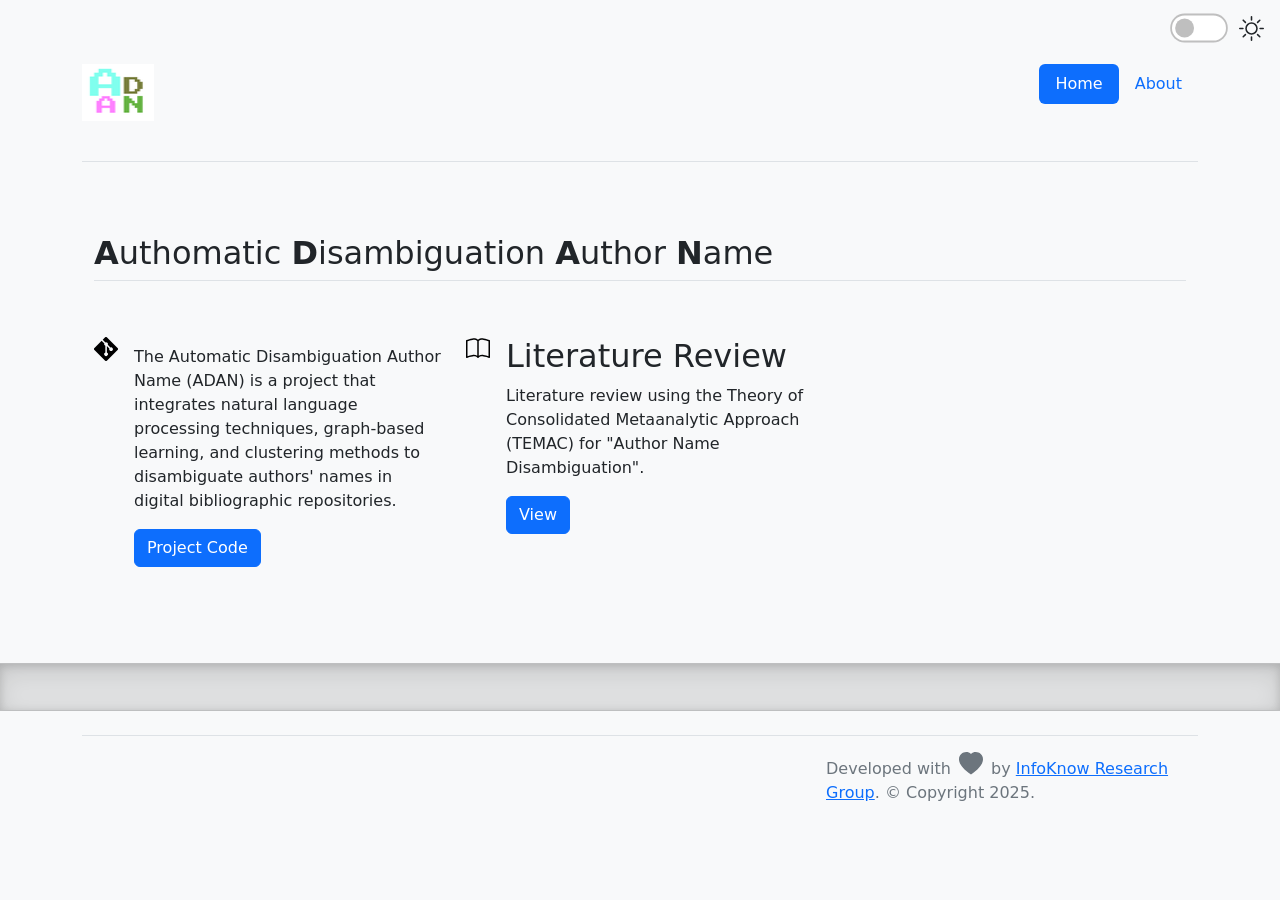
<file: index.html>
<!doctype html>
<html lang="en">
  <head>
    <meta charset="utf-8">
    <meta name="viewport" content="width=device-width, initial-scale=1">
    <meta name="description" content="">
    <meta name="author" content="Mark Otto, Jacob Thornton, and Bootstrap contributors">
    <meta name="generator" content="Hugo 0.101.0">
    <title>ADAN to AND</title>

    <link rel="canonical" href="https://getbootstrap.com/docs/5.2/examples/headers/">

    <!-- Bootstrap 5 -->
    <link
      href="https://cdn.jsdelivr.net/npm/bootstrap@5.1.3/dist/css/bootstrap.min.css"
      rel="stylesheet"
      integrity="sha384-1BmE4kWBq78iYhFldvKuhfTAU6auU8tT94WrHftjDbrCEXSU1oBoqyl2QvZ6jIW3"
      crossorigin="anonymous"
    />
    <link rel="stylesheet" href="assets/bootstrap_switch/custom.css" />

    

<link href="assets/dist/css/bootstrap.min.css" rel="stylesheet">

    <style>
      .bd-placeholder-img {
        font-size: 1.125rem;
        text-anchor: middle;
        -webkit-user-select: none;
        -moz-user-select: none;
        user-select: none;
      }

      @media (min-width: 768px) {
        .bd-placeholder-img-lg {
          font-size: 3.5rem;
        }
      }

      .b-example-divider {
        height: 3rem;
        background-color: rgba(0, 0, 0, .1);
        border: solid rgba(0, 0, 0, .15);
        border-width: 1px 0;
        box-shadow: inset 0 .5em 1.5em rgba(0, 0, 0, .1), inset 0 .125em .5em rgba(0, 0, 0, .15);
      }

      .b-example-vr {
        flex-shrink: 0;
        width: 1.5rem;
        height: 100vh;
      }

      .bi {
        vertical-align: -.125em;
        fill: currentColor;
      }

      .nav-scroller {
        position: relative;
        z-index: 2;
        height: 2.75rem;
        overflow-y: hidden;
      }

      .nav-scroller .nav {
        display: flex;
        flex-wrap: nowrap;
        padding-bottom: 1rem;
        margin-top: -1px;
        overflow-x: auto;
        text-align: center;
        white-space: nowrap;
        -webkit-overflow-scrolling: touch;
      }
    </style>

    
    <!-- Custom styles for this template -->
    <link href="headers.css" rel="stylesheet">
  </head>
  <body>


      <!-- LIGHT SWITCH -->
      <div class="d-flex">
        <div class="form-check form-switch ms-auto mt-3 me-3">
          <label class="form-check-label ms-3" for="lightSwitch">
            <svg
              xmlns="http://www.w3.org/2000/svg"
              width="25"
              height="25"
              fill="currentColor"
              class="bi bi-brightness-high"
              viewBox="0 0 16 16"
            >
              <path
                d="M8 11a3 3 0 1 1 0-6 3 3 0 0 1 0 6zm0 1a4 4 0 1 0 0-8 4 4 0 0 0 0 8zM8 0a.5.5 0 0 1 .5.5v2a.5.5 0 0 1-1 0v-2A.5.5 0 0 1 8 0zm0 13a.5.5 0 0 1 .5.5v2a.5.5 0 0 1-1 0v-2A.5.5 0 0 1 8 13zm8-5a.5.5 0 0 1-.5.5h-2a.5.5 0 0 1 0-1h2a.5.5 0 0 1 .5.5zM3 8a.5.5 0 0 1-.5.5h-2a.5.5 0 0 1 0-1h2A.5.5 0 0 1 3 8zm10.657-5.657a.5.5 0 0 1 0 .707l-1.414 1.415a.5.5 0 1 1-.707-.708l1.414-1.414a.5.5 0 0 1 .707 0zm-9.193 9.193a.5.5 0 0 1 0 .707L3.05 13.657a.5.5 0 0 1-.707-.707l1.414-1.414a.5.5 0 0 1 .707 0zm9.193 2.121a.5.5 0 0 1-.707 0l-1.414-1.414a.5.5 0 0 1 .707-.707l1.414 1.414a.5.5 0 0 1 0 .707zM4.464 4.465a.5.5 0 0 1-.707 0L2.343 3.05a.5.5 0 1 1 .707-.707l1.414 1.414a.5.5 0 0 1 0 .708z"
              />
            </svg>
          </label>
          <input class="form-check-input" type="checkbox" id="lightSwitch" />
        </div>
      </div>




    
<svg xmlns="http://www.w3.org/2000/svg" style="display: none;">
  <symbol id="bootstrap" viewBox="0 0 118 94">
    <title>Bootstrap</title>
    <path fill-rule="evenodd" clip-rule="evenodd" d="M24.509 0c-6.733 0-11.715 5.893-11.492 12.284.214 6.14-.064 14.092-2.066 20.577C8.943 39.365 5.547 43.485 0 44.014v5.972c5.547.529 8.943 4.649 10.951 11.153 2.002 6.485 2.28 14.437 2.066 20.577C12.794 88.106 17.776 94 24.51 94H93.5c6.733 0 11.714-5.893 11.491-12.284-.214-6.14.064-14.092 2.066-20.577 2.009-6.504 5.396-10.624 10.943-11.153v-5.972c-5.547-.529-8.934-4.649-10.943-11.153-2.002-6.484-2.28-14.437-2.066-20.577C105.214 5.894 100.233 0 93.5 0H24.508zM80 57.863C80 66.663 73.436 72 62.543 72H44a2 2 0 01-2-2V24a2 2 0 012-2h18.437c9.083 0 15.044 4.92 15.044 12.474 0 5.302-4.01 10.049-9.119 10.88v.277C75.317 46.394 80 51.21 80 57.863zM60.521 28.34H49.948v14.934h8.905c6.884 0 10.68-2.772 10.68-7.727 0-4.643-3.264-7.207-9.012-7.207zM49.948 49.2v16.458H60.91c7.167 0 10.964-2.876 10.964-8.281 0-5.406-3.903-8.178-11.425-8.178H49.948z"></path>
  </symbol>
  <symbol id="home" viewBox="0 0 16 16">
    <path d="M8.354 1.146a.5.5 0 0 0-.708 0l-6 6A.5.5 0 0 0 1.5 7.5v7a.5.5 0 0 0 .5.5h4.5a.5.5 0 0 0 .5-.5v-4h2v4a.5.5 0 0 0 .5.5H14a.5.5 0 0 0 .5-.5v-7a.5.5 0 0 0-.146-.354L13 5.793V2.5a.5.5 0 0 0-.5-.5h-1a.5.5 0 0 0-.5.5v1.293L8.354 1.146zM2.5 14V7.707l5.5-5.5 5.5 5.5V14H10v-4a.5.5 0 0 0-.5-.5h-3a.5.5 0 0 0-.5.5v4H2.5z"/>
  </symbol>
  <symbol id="speedometer2" viewBox="0 0 16 16">
    <path d="M8 4a.5.5 0 0 1 .5.5V6a.5.5 0 0 1-1 0V4.5A.5.5 0 0 1 8 4zM3.732 5.732a.5.5 0 0 1 .707 0l.915.914a.5.5 0 1 1-.708.708l-.914-.915a.5.5 0 0 1 0-.707zM2 10a.5.5 0 0 1 .5-.5h1.586a.5.5 0 0 1 0 1H2.5A.5.5 0 0 1 2 10zm9.5 0a.5.5 0 0 1 .5-.5h1.5a.5.5 0 0 1 0 1H12a.5.5 0 0 1-.5-.5zm.754-4.246a.389.389 0 0 0-.527-.02L7.547 9.31a.91.91 0 1 0 1.302 1.258l3.434-4.297a.389.389 0 0 0-.029-.518z"/>
    <path fill-rule="evenodd" d="M0 10a8 8 0 1 1 15.547 2.661c-.442 1.253-1.845 1.602-2.932 1.25C11.309 13.488 9.475 13 8 13c-1.474 0-3.31.488-4.615.911-1.087.352-2.49.003-2.932-1.25A7.988 7.988 0 0 1 0 10zm8-7a7 7 0 0 0-6.603 9.329c.203.575.923.876 1.68.63C4.397 12.533 6.358 12 8 12s3.604.532 4.923.96c.757.245 1.477-.056 1.68-.631A7 7 0 0 0 8 3z"/>
  </symbol>
  <symbol id="table" viewBox="0 0 16 16">
    <path d="M0 2a2 2 0 0 1 2-2h12a2 2 0 0 1 2 2v12a2 2 0 0 1-2 2H2a2 2 0 0 1-2-2V2zm15 2h-4v3h4V4zm0 4h-4v3h4V8zm0 4h-4v3h3a1 1 0 0 0 1-1v-2zm-5 3v-3H6v3h4zm-5 0v-3H1v2a1 1 0 0 0 1 1h3zm-4-4h4V8H1v3zm0-4h4V4H1v3zm5-3v3h4V4H6zm4 4H6v3h4V8z"/>
  </symbol>
  <symbol id="people-circle" viewBox="0 0 16 16">
    <path d="M11 6a3 3 0 1 1-6 0 3 3 0 0 1 6 0z"/>
    <path fill-rule="evenodd" d="M0 8a8 8 0 1 1 16 0A8 8 0 0 1 0 8zm8-7a7 7 0 0 0-5.468 11.37C3.242 11.226 4.805 10 8 10s4.757 1.225 5.468 2.37A7 7 0 0 0 8 1z"/>
  </symbol>
  <symbol id="grid" viewBox="0 0 16 16">
    <path d="M1 2.5A1.5 1.5 0 0 1 2.5 1h3A1.5 1.5 0 0 1 7 2.5v3A1.5 1.5 0 0 1 5.5 7h-3A1.5 1.5 0 0 1 1 5.5v-3zM2.5 2a.5.5 0 0 0-.5.5v3a.5.5 0 0 0 .5.5h3a.5.5 0 0 0 .5-.5v-3a.5.5 0 0 0-.5-.5h-3zm6.5.5A1.5 1.5 0 0 1 10.5 1h3A1.5 1.5 0 0 1 15 2.5v3A1.5 1.5 0 0 1 13.5 7h-3A1.5 1.5 0 0 1 9 5.5v-3zm1.5-.5a.5.5 0 0 0-.5.5v3a.5.5 0 0 0 .5.5h3a.5.5 0 0 0 .5-.5v-3a.5.5 0 0 0-.5-.5h-3zM1 10.5A1.5 1.5 0 0 1 2.5 9h3A1.5 1.5 0 0 1 7 10.5v3A1.5 1.5 0 0 1 5.5 15h-3A1.5 1.5 0 0 1 1 13.5v-3zm1.5-.5a.5.5 0 0 0-.5.5v3a.5.5 0 0 0 .5.5h3a.5.5 0 0 0 .5-.5v-3a.5.5 0 0 0-.5-.5h-3zm6.5.5A1.5 1.5 0 0 1 10.5 9h3a1.5 1.5 0 0 1 1.5 1.5v3a1.5 1.5 0 0 1-1.5 1.5h-3A1.5 1.5 0 0 1 9 13.5v-3zm1.5-.5a.5.5 0 0 0-.5.5v3a.5.5 0 0 0 .5.5h3a.5.5 0 0 0 .5-.5v-3a.5.5 0 0 0-.5-.5h-3z"/>
  </symbol>

  <symbol id="heart-fill" viewBox="0 0 16 16">
    <path fill-rule="evenodd" d="M8 1.314C12.438-3.248 23.534 4.735 8 15-7.534 4.736 3.562-3.248 8 1.314z"/>
  </symbol>
  <symbol id="git" viewBox="0 0 16 16">
    <path d="M15.698 7.287 8.712.302a1.03 1.03 0 0 0-1.457 0l-1.45 1.45 1.84 1.84a1.223 1.223 0 0 1 1.55 1.56l1.773 1.774a1.224 1.224 0 0 1 1.267 2.025 1.226 1.226 0 0 1-2.002-1.334L8.58 5.963v4.353a1.226 1.226 0 1 1-1.008-.036V5.887a1.226 1.226 0 0 1-.666-1.608L5.093 2.465l-4.79 4.79a1.03 1.03 0 0 0 0 1.457l6.986 6.986a1.03 1.03 0 0 0 1.457 0l6.953-6.953a1.031 1.031 0 0 0 0-1.457"/>
  </symbol>



  <symbol id="book" viewBox="0 0 16 16">
    <path d="M1 2.828c.885-.37 2.154-.769 3.388-.893 1.33-.134 2.458.063 3.112.752v9.746c-.935-.53-2.12-.603-3.213-.493-1.18.12-2.37.461-3.287.811V2.828zm7.5-.141c.654-.689 1.782-.886 3.112-.752 1.234.124 2.503.523 3.388.893v9.923c-.918-.35-2.107-.692-3.287-.81-1.094-.111-2.278-.039-3.213.492V2.687zM8 1.783C7.015.936 5.587.81 4.287.94c-1.514.153-3.042.672-3.994 1.105A.5.5 0 0 0 0 2.5v11a.5.5 0 0 0 .707.455c.882-.4 2.303-.881 3.68-1.02 1.409-.142 2.59.087 3.223.877a.5.5 0 0 0 .78 0c.633-.79 1.814-1.019 3.222-.877 1.378.139 2.8.62 3.681 1.02A.5.5 0 0 0 16 13.5v-11a.5.5 0 0 0-.293-.455c-.952-.433-2.48-.952-3.994-1.105C10.413.809 8.985.936 8 1.783z"/>
  </symbol>
</svg>

<main>
  <h1 class="visually-hidden">Headers examples</h1>

  <div class="container">
    <header class="d-flex flex-wrap justify-content-center py-3 mb-4 border-bottom">
  
      <a href="index.html" class="d-flex align-items-center mb-3 mb-md-0 me-md-auto text-dark text-decoration-none">
        <img class="d-block mx-auto mb-4" src="imgs/ADAN_LOGO.png" alt="" width="72" height="57">
      </a>

      <ul class="nav nav-pills">
        <li class="nav-item"><a href="index.html" class="nav-link active" aria-current="page">Home</a></li>
        <li class="nav-item"><a href="#" class="nav-link">About</a></li>
      </ul>
    </header>
  </div>


  <div class="container px-4 py-5" id="hanging-icons">

    
    <h2 class="pb-2 border-bottom"><b>A</b>uthomatic <b>D</b>isambiguation <b>A</b>uthor <b>N</b>ame</h2>
    <div class="row g-4 py-5 row-cols-1 row-cols-lg-3">
      <div class="col d-flex align-items-start">
        <div class="icon-square text-bg-light d-inline-flex align-items-center justify-content-center fs-4 flex-shrink-0 me-3">
          <svg class="bi" width="1em" height="1em"><use xlink:href="#git"/></svg>
        </div>
        <div>
          <h2></h2>
          <p>The Automatic Disambiguation Author Name (ADAN) is a project that integrates natural language processing techniques, graph-based learning, and clustering methods to disambiguate authors' names in digital bibliographic repositories.</p>
          <a href="https://github.com/natansr/adan.git" class="btn btn-primary">
            Project Code
          </a>
        </div>
      </div>
      <div class="col d-flex align-items-start">
        <div class="icon-square text-bg-light d-inline-flex align-items-center justify-content-center fs-4 flex-shrink-0 me-3">
          <svg class="bi" width="1em" height="1em"><use xlink:href="#book"/></svg>
        </div>
        <div>
          <h2>Literature Review</h2>
          <p>Literature review using the Theory of Consolidated Metaanalytic Approach (TEMAC) for "Author Name Disambiguation".</p>
          <a href="BiblioTools_ADAN/review.html" class="btn btn-primary">
            View
          </a>
        </div>
      </div>
      
    </div>
  </div>
  <div class="b-example-divider"></div>
  <div class="container">
    <footer class="d-flex flex-wrap justify-content-between align-items-center py-3 my-4 border-top">
      <div class="col-md-4 d-flex align-items-center">
        
      </div>
  
      <ul class="nav col-md-4 justify-content-end list-unstyled d-flex">
        <span class="mb-3 mb-md-0 text-muted">Developed with <svg class="bi" width="30" height="24"><use xlink:href="#heart-fill"/></svg> by <a href="http://mase.cic.unb.br/new/index.php/infoknow">InfoKnow Research Group</a>.  © Copyright 2025.</span>
      
      </ul>
    </footer>
  </div>

</main>


    <script src="assets/dist/js/bootstrap.bundle.min.js"></script>
    <script
      src="https://cdn.jsdelivr.net/npm/bootstrap@5.1.3/dist/js/bootstrap.bundle.min.js"
      integrity="sha384-ka7Sk0Gln4gmtz2MlQnikT1wXgYsOg+OMhuP+IlRH9sENBO0LRn5q+8nbTov4+1p"
      crossorigin="anonymous"
    ></script>

    <!-- Light Switch -->
    <script src="assets/bootstrap_switch/switch.js"></script>
      
  </body>
</html>
</file>
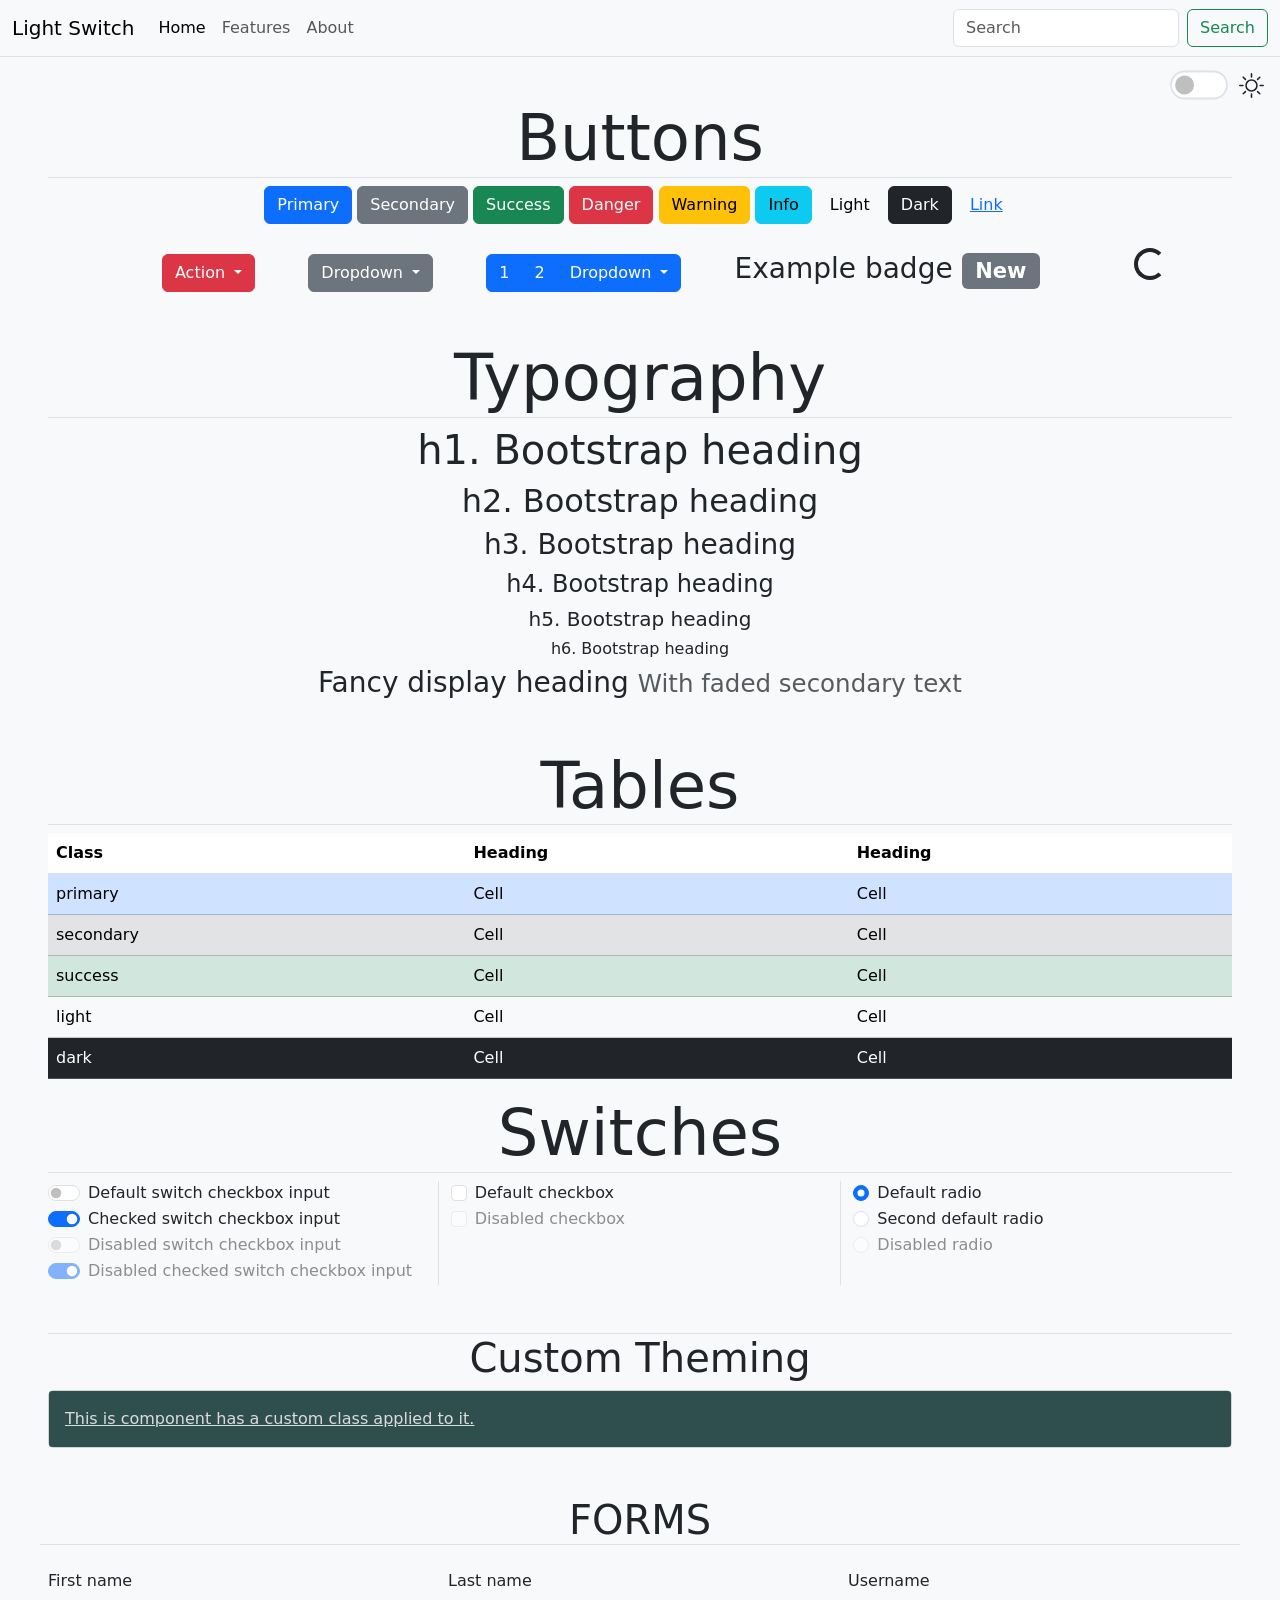
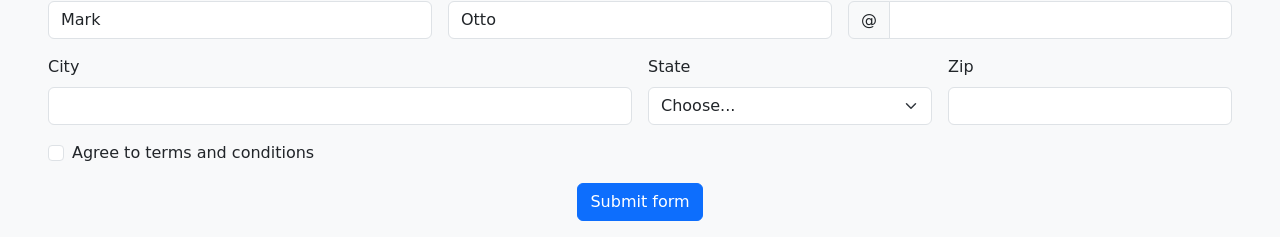
<file: assets/bootstrap_switch/index.html>
<!DOCTYPE html>
<html lang="en">
  <head>
    <meta charset="UTF-8" />
    <meta http-equiv="X-UA-Compatible" content="IE=edge" />
    <meta name="viewport" content="width=device-width, initial-scale=1.0" />
    <!-- Bootstrap 5 -->
    <link
      href="https://cdn.jsdelivr.net/npm/bootstrap@5.1.3/dist/css/bootstrap.min.css"
      rel="stylesheet"
      integrity="sha384-1BmE4kWBq78iYhFldvKuhfTAU6auU8tT94WrHftjDbrCEXSU1oBoqyl2QvZ6jIW3"
      crossorigin="anonymous"
    />
    <link rel="stylesheet" href="custom.css" />

    <title>Light Switch</title>
  </head>

  <body>
    <div class="container-fluid px-0">
      <!-- Content here -->
      <nav class="navbar navbar-expand-sm navbar-light bg-light border-bottom">
        <!-- Navbar content -->
        <div class="container-fluid">
          <a class="navbar-brand" href="#">Light Switch</a>
          <button
            class="navbar-toggler"
            type="button"
            data-bs-toggle="collapse"
            data-bs-target="#navbarNavDropdown"
            aria-controls="navbarNavDropdown"
            aria-expanded="false"
            aria-label="Toggle navigation"
          >
            <span class="navbar-toggler-icon"></span>
          </button>
          <div class="collapse navbar-collapse" id="navbarNavDropdown">
            <ul class="navbar-nav me-auto">
              <li class="nav-item">
                <a class="nav-link active" aria-current="page" href="#">Home</a>
              </li>
              <li class="nav-item">
                <a class="nav-link" href="#">Features</a>
              </li>
              <li class="nav-item">
                <a class="nav-link" href="#">About</a>
              </li>
            </ul>
            <form class="d-flex">
              <input
                class="form-control me-2"
                type="search"
                placeholder="Search"
                aria-label="Search"
              />
              <button class="btn btn-outline-success" type="submit">
                Search
              </button>
            </form>
          </div>
        </div>
      </nav>

      <!-- LIGHT SWITCH -->
      <div class="d-flex">
        <div class="form-check form-switch ms-auto mt-3 me-3">
          <label class="form-check-label ms-3" for="lightSwitch">
            <svg
              xmlns="http://www.w3.org/2000/svg"
              width="25"
              height="25"
              fill="currentColor"
              class="bi bi-brightness-high"
              viewBox="0 0 16 16"
            >
              <path
                d="M8 11a3 3 0 1 1 0-6 3 3 0 0 1 0 6zm0 1a4 4 0 1 0 0-8 4 4 0 0 0 0 8zM8 0a.5.5 0 0 1 .5.5v2a.5.5 0 0 1-1 0v-2A.5.5 0 0 1 8 0zm0 13a.5.5 0 0 1 .5.5v2a.5.5 0 0 1-1 0v-2A.5.5 0 0 1 8 13zm8-5a.5.5 0 0 1-.5.5h-2a.5.5 0 0 1 0-1h2a.5.5 0 0 1 .5.5zM3 8a.5.5 0 0 1-.5.5h-2a.5.5 0 0 1 0-1h2A.5.5 0 0 1 3 8zm10.657-5.657a.5.5 0 0 1 0 .707l-1.414 1.415a.5.5 0 1 1-.707-.708l1.414-1.414a.5.5 0 0 1 .707 0zm-9.193 9.193a.5.5 0 0 1 0 .707L3.05 13.657a.5.5 0 0 1-.707-.707l1.414-1.414a.5.5 0 0 1 .707 0zm9.193 2.121a.5.5 0 0 1-.707 0l-1.414-1.414a.5.5 0 0 1 .707-.707l1.414 1.414a.5.5 0 0 1 0 .707zM4.464 4.465a.5.5 0 0 1-.707 0L2.343 3.05a.5.5 0 1 1 .707-.707l1.414 1.414a.5.5 0 0 1 0 .708z"
              />
            </svg>
          </label>
          <input class="form-check-input" type="checkbox" id="lightSwitch" />
        </div>
      </div>

      <!-- BUTTONS -->
      <div class="text-center mx-5 mb-4">
        <h1 class="display-3 border-bottom">Buttons</h1>
        <button type="button" class="btn btn-primary">Primary</button>
        <button type="button" class="btn btn-secondary">Secondary</button>
        <button type="button" class="btn btn-success">Success</button>
        <button type="button" class="btn btn-danger">Danger</button>
        <button type="button" class="btn btn-warning">Warning</button>
        <button type="button" class="btn btn-info">Info</button>
        <button type="button" class="btn btn-light">Light</button>
        <button type="button" class="btn btn-dark">Dark</button>

        <button type="button" class="btn btn-link">Link</button>
      </div>

      <div class="text-center">
        <div class="btn-group m-5 d-inline">
          <button
            type="button"
            class="btn btn-danger dropdown-toggle"
            data-bs-toggle="dropdown"
            aria-expanded="false"
          >
            Action
          </button>
          <ul class="dropdown-menu">
            <li><a class="dropdown-item" href="#">Action</a></li>
            <li><a class="dropdown-item" href="#">Another action</a></li>
            <li><a class="dropdown-item" href="#">Something else here</a></li>
            <li><hr class="dropdown-divider" /></li>
            <li><a class="dropdown-item" href="#">Separated link</a></li>
          </ul>
        </div>

        <!-- DROPDOWN -->
        <div class="dropdown me-5 d-inline">
          <button
            class="btn btn-secondary dropdown-toggle"
            type="button"
            id="dropdownMenu2"
            data-bs-toggle="dropdown"
            aria-expanded="false"
          >
            Dropdown
          </button>
          <ul class="dropdown-menu" aria-labelledby="dropdownMenu2">
            <li><button class="dropdown-item" type="button">Action</button></li>
            <li>
              <button class="dropdown-item" type="button">
                Another action
              </button>
            </li>
            <li>
              <button class="dropdown-item" type="button">
                Something else here
              </button>
            </li>
          </ul>
        </div>

        <!-- BUTTON GROUPS -->
        <div
          class="btn-group"
          role="group"
          aria-label="Button group with nested dropdown"
        >
          <button type="button" class="btn btn-primary">1</button>
          <button type="button" class="btn btn-primary">2</button>

          <div class="btn-group" role="group">
            <button
              id="btnGroupDrop1"
              type="button"
              class="btn btn-primary dropdown-toggle"
              data-bs-toggle="dropdown"
              aria-expanded="false"
            >
              Dropdown
            </button>
            <ul class="dropdown-menu" aria-labelledby="btnGroupDrop1">
              <li><a class="dropdown-item" href="#">Dropdown link</a></li>
              <li><a class="dropdown-item" href="#">Dropdown link</a></li>
            </ul>
          </div>
        </div>

        <!-- BADGE -->
        <h3 class="d-inline m-5">
          Example badge <span class="badge bg-secondary">New</span>
        </h3>

        <!-- SPINNERS -->
        <div class="spinner-border text-light" role="status">
          <span class="visually-hidden">Loading...</span>
        </div>
        <div class="spinner-border text-dark" role="status">
          <span class="visually-hidden">Loading...</span>
        </div>
      </div>

      <!-- HEADINGS -->
      <div class="text-center m-5">
        <h1 class="display-3 border-bottom">Typography</h1>
        <h1>h1. Bootstrap heading</h1>
        <h2>h2. Bootstrap heading</h2>
        <h3>h3. Bootstrap heading</h3>
        <h4>h4. Bootstrap heading</h4>
        <h5>h5. Bootstrap heading</h5>
        <h6>h6. Bootstrap heading</h6>

        <h3>
          Fancy display heading
          <small class="text-muted">With faded secondary text</small>
        </h3>
      </div>

      <!-- TABLES -->
      <div class="mx-5">
        <h1 class="display-3 text-center border-bottom">Tables</h1>
        <table class="table">
          <thead>
            <tr>
              <th>Class</th>
              <th>Heading</th>
              <th>Heading</th>
            </tr>
          </thead>
          <tbody>
            <tr class="table-primary">
              <td>primary</td>
              <td>Cell</td>
              <td>Cell</td>
            </tr>
            <tr class="table-secondary">
              <td>secondary</td>
              <td>Cell</td>
              <td>Cell</td>
            </tr>
            <tr class="table-success">
              <td>success</td>
              <td>Cell</td>
              <td>Cell</td>
            </tr>
            <tr class="table-light">
              <td>light</td>
              <td>Cell</td>
              <td>Cell</td>
            </tr>
            <tr class="table-dark">
              <td>dark</td>
              <td>Cell</td>
              <td>Cell</td>
            </tr>
          </tbody>
        </table>
      </div>

      <!-- INPUT: SWITCHES -->
      <div class="mx-5">
        <h1 class="display-3 text-center border-bottom">Switches</h1>
        <div class="row">
          <div class="col-4 border-end">
            <div class="form-check form-switch">
              <input
                class="form-check-input"
                type="checkbox"
                id="flexSwitchCheckDefault"
              />
              <label class="form-check-label" for="flexSwitchCheckDefault"
                >Default switch checkbox input</label
              >
            </div>
            <div class="form-check form-switch">
              <input
                class="form-check-input"
                type="checkbox"
                id="flexSwitchCheckChecked"
                checked
              />
              <label class="form-check-label" for="flexSwitchCheckChecked"
                >Checked switch checkbox input</label
              >
            </div>
            <div class="form-check form-switch">
              <input
                class="form-check-input"
                type="checkbox"
                id="flexSwitchCheckDisabled"
                disabled
              />
              <label class="form-check-label" for="flexSwitchCheckDisabled"
                >Disabled switch checkbox input</label
              >
            </div>
            <div class="form-check form-switch">
              <input
                class="form-check-input"
                type="checkbox"
                id="flexSwitchCheckCheckedDisabled"
                checked
                disabled
              />
              <label
                class="form-check-label"
                for="flexSwitchCheckCheckedDisabled"
                >Disabled checked switch checkbox input</label
              >
            </div>
          </div>
          <div class="col-4 border-end">
            <div class="form-check">
              <input
                class="form-check-input"
                type="checkbox"
                value=""
                id="defaultCheck1"
              />
              <label class="form-check-label" for="defaultCheck1">
                Default checkbox
              </label>
            </div>
            <div class="form-check">
              <input
                class="form-check-input"
                type="checkbox"
                value=""
                id="defaultCheck2"
                disabled
              />
              <label class="form-check-label" for="defaultCheck2">
                Disabled checkbox
              </label>
            </div>
          </div>
          <div class="col-4">
            <div class="form-check">
              <input
                class="form-check-input"
                type="radio"
                name="exampleRadios"
                id="exampleRadios1"
                value="option1"
                checked
              />
              <label class="form-check-label" for="exampleRadios1">
                Default radio
              </label>
            </div>
            <div class="form-check">
              <input
                class="form-check-input"
                type="radio"
                name="exampleRadios"
                id="exampleRadios2"
                value="option2"
              />
              <label class="form-check-label" for="exampleRadios2">
                Second default radio
              </label>
            </div>
            <div class="form-check">
              <input
                class="form-check-input"
                type="radio"
                name="exampleRadios"
                id="exampleRadios3"
                value="option3"
                disabled
              />
              <label class="form-check-label" for="exampleRadios3">
                Disabled radio
              </label>
            </div>
          </div>
        </div>
      </div>

      <!-- Custom Theming -->
      <h1 class="display-6 text-center border-top mt-5 mx-5">Custom Theming</h1>
      <div class="card mx-5 mb-5">
        <div class="card-body custom-theme bg-light">
          This is component has a custom class applied to it.
        </div>
      </div>

      <!-- FORMS -->
      <div class="mx-5 my-3">
        <form class="row g-3">
          <h1 class="text-center border-bottom">FORMS</h1>
          <div class="col-md-4">
            <label for="validationDefault01" class="form-label"
              >First name</label
            >
            <input
              type="text"
              class="form-control"
              id="validationDefault01"
              value="Mark"
              required
            />
          </div>
          <div class="col-md-4">
            <label for="validationDefault02" class="form-label"
              >Last name</label
            >
            <input
              type="text"
              class="form-control"
              id="validationDefault02"
              value="Otto"
              required
            />
          </div>
          <div class="col-md-4">
            <label for="validationDefaultUsername" class="form-label"
              >Username</label
            >
            <div class="input-group">
              <span class="input-group-text" id="inputGroupPrepend2">@</span>
              <input
                type="email"
                class="form-control"
                id="validationDefaultUsername"
                aria-describedby="inputGroupPrepend2"
                required
              />
            </div>
          </div>
          <div class="col-md-6">
            <label for="validationDefault03" class="form-label">City</label>
            <input
              type="text"
              class="form-control"
              id="validationDefault03"
              required
            />
          </div>
          <div class="col-md-3">
            <label for="validationDefault04" class="form-label">State</label>
            <select class="form-select" id="validationDefault04" required>
              <option selected disabled value="">Choose...</option>
              <option>...</option>
            </select>
          </div>
          <div class="col-md-3">
            <label for="validationDefault05" class="form-label">Zip</label>
            <input
              type="text"
              class="form-control"
              id="validationDefault05"
              required
            />
          </div>
          <div class="col-12">
            <div class="form-check">
              <input
                class="form-check-input"
                type="checkbox"
                value=""
                id="invalidCheck2"
                required
              />
              <label class="form-check-label" for="invalidCheck2">
                Agree to terms and conditions
              </label>
            </div>
          </div>
          <div class="col-12 text-center">
            <button class="btn btn-primary" type="submit">Submit form</button>
          </div>
        </form>
      </div>
    </div>

    <script
      src="https://cdn.jsdelivr.net/npm/bootstrap@5.1.3/dist/js/bootstrap.bundle.min.js"
      integrity="sha384-ka7Sk0Gln4gmtz2MlQnikT1wXgYsOg+OMhuP+IlRH9sENBO0LRn5q+8nbTov4+1p"
      crossorigin="anonymous"
    ></script>

    <!-- Light Switch -->
    <script src="switch.js"></script>
  </body>
</html>
</file>
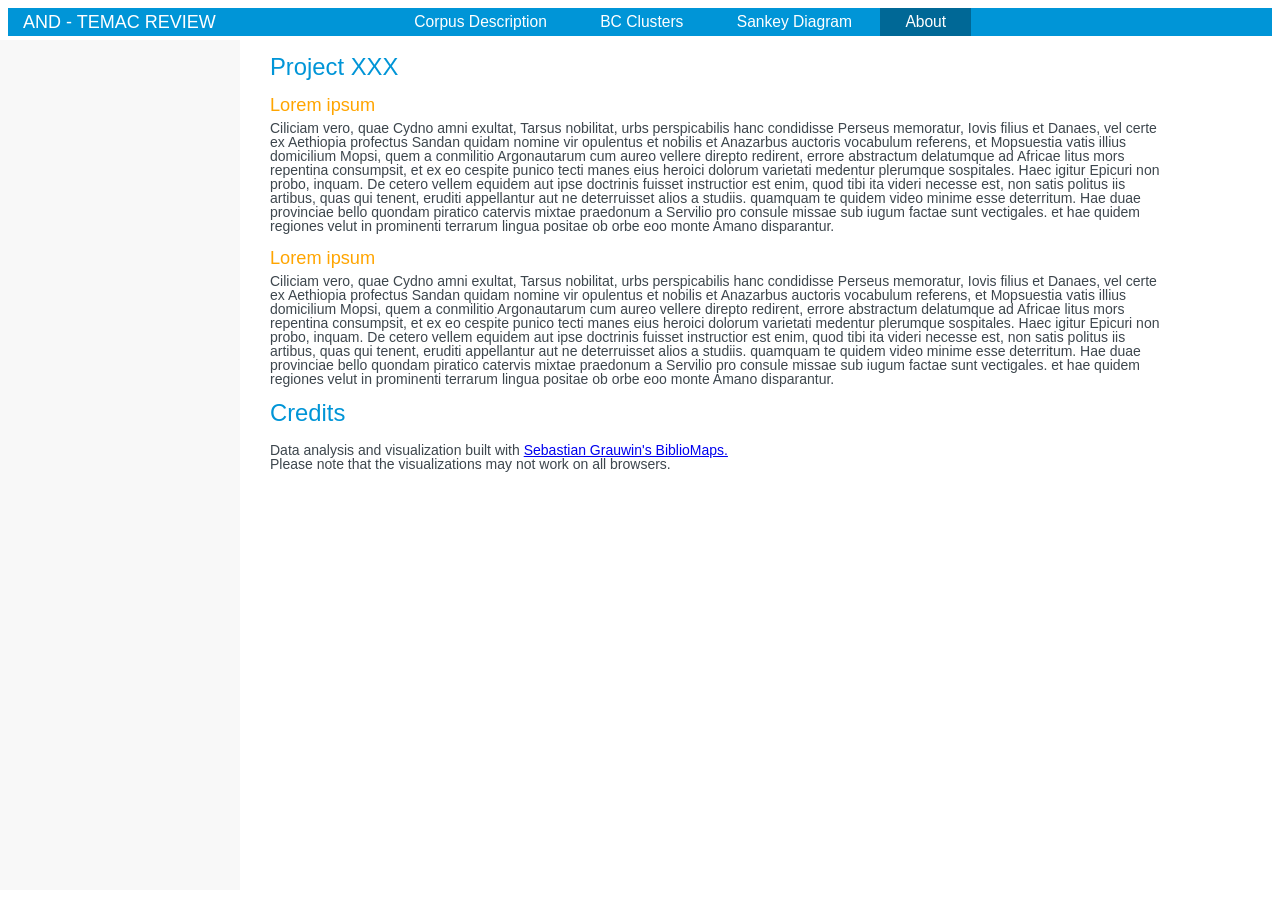
<file: BiblioTools_ADAN/BIBLIOMAPS_adan_merge/index.html>
<!DOCTYPE html>
<html>
<head>
    <meta charset="utf-8">
    <title>BiblioMap/index</title>
    <link rel="stylesheet" href="css/bibliomap_maincss.css"/>
    <script type="text/javascript">
      function loadPage(href){
        var xmlhttp = new XMLHttpRequest();
        xmlhttp.open("GET", href, false);
        xmlhttp.send();
        return xmlhttp.responseText;
      }
    </script>
</head>

<body onload="onload=d3.select('#headermenu').html(loadPage('headermenu.html'));togglemenu('1');">
<!-- HEADER+MENU  -->
<div id="headermenu"></div>
<div id="sidepanel"></div>

<!-- MAIN TEXT  -->
<div id="wrapper">
<!-- xxxxxxxxxxxxxxxxxxxxxxxxxxxxxxxxxxxxxxxxx -->
<!-- xxxxxxxxxxxxxxxxxxxxxxxxxxxxxxxxxxxxxxxxx -->
<h1 >Project XXX</h1>
<h2 >Lorem ipsum</h2>
Ciliciam vero, quae Cydno amni exultat, Tarsus nobilitat, urbs perspicabilis hanc condidisse Perseus memoratur, Iovis filius et Danaes, vel certe ex Aethiopia profectus Sandan quidam nomine vir opulentus et nobilis et Anazarbus auctoris vocabulum referens, et Mopsuestia vatis illius domicilium Mopsi, quem a conmilitio Argonautarum cum aureo vellere direpto redirent, errore abstractum delatumque ad Africae litus mors repentina consumpsit, et ex eo cespite punico tecti manes eius heroici dolorum varietati medentur plerumque sospitales.

Haec igitur Epicuri non probo, inquam. De cetero vellem equidem aut ipse doctrinis fuisset instructior est enim, quod tibi ita videri necesse est, non satis politus iis artibus, quas qui tenent, eruditi appellantur aut ne deterruisset alios a studiis. quamquam te quidem video minime esse deterritum.

Hae duae provinciae bello quondam piratico catervis mixtae praedonum a Servilio pro consule missae sub iugum factae sunt vectigales. et hae quidem regiones velut in prominenti terrarum lingua positae ob orbe eoo monte Amano disparantur.

<!-- xxxxxxxxxxxxxxxxxxxxxxxxxxxxxxxxxxxxxxxxx -->
<h2 >Lorem ipsum</h2>
Ciliciam vero, quae Cydno amni exultat, Tarsus nobilitat, urbs perspicabilis hanc condidisse Perseus memoratur, Iovis filius et Danaes, vel certe ex Aethiopia profectus Sandan quidam nomine vir opulentus et nobilis et Anazarbus auctoris vocabulum referens, et Mopsuestia vatis illius domicilium Mopsi, quem a conmilitio Argonautarum cum aureo vellere direpto redirent, errore abstractum delatumque ad Africae litus mors repentina consumpsit, et ex eo cespite punico tecti manes eius heroici dolorum varietati medentur plerumque sospitales.

Haec igitur Epicuri non probo, inquam. De cetero vellem equidem aut ipse doctrinis fuisset instructior est enim, quod tibi ita videri necesse est, non satis politus iis artibus, quas qui tenent, eruditi appellantur aut ne deterruisset alios a studiis. quamquam te quidem video minime esse deterritum.

Hae duae provinciae bello quondam piratico catervis mixtae praedonum a Servilio pro consule missae sub iugum factae sunt vectigales. et hae quidem regiones velut in prominenti terrarum lingua positae ob orbe eoo monte Amano disparantur.

<!-- xxxxxxxxxxxxxxxxxxxxxxxxxxxxxxxxxxxxxxxxx -->




<!-- xxxxxxxxxxxxxxxxxxxxxxxxxxxxxxxxxxxxxxxxx -->
<!-- xxxxxxxxxxxxxxxxxxxxxxxxxxxxxxxxxxxxxxxxx -->
<h1 id="CRE">Credits</h1>
Data analysis and visualization built with <a href="http://www.sebastian-grauwin.com/bibliomaps" target="new">Sebastian Grauwin's BiblioMaps.</a><br> Please note that the visualizations may not work on all browsers. <br/> 


<!-- ***************************************************************************** -->
<div class="clearing" style="margin-bottom:200px"></div>
</div><!--end wrapper-->
<!-- ***************************************************************************** -->
<script src="js/d3.min.js"></script>
<script src="js/bibliomap_togglemenu.js"></script>
<script>d3.select("#sidepanel").style("height",(Math.max(d3.select("#wrapper").style('height').slice(0,-2), (window.innerHeight-50))+"px"))</script>
</body>
</html>
</file>
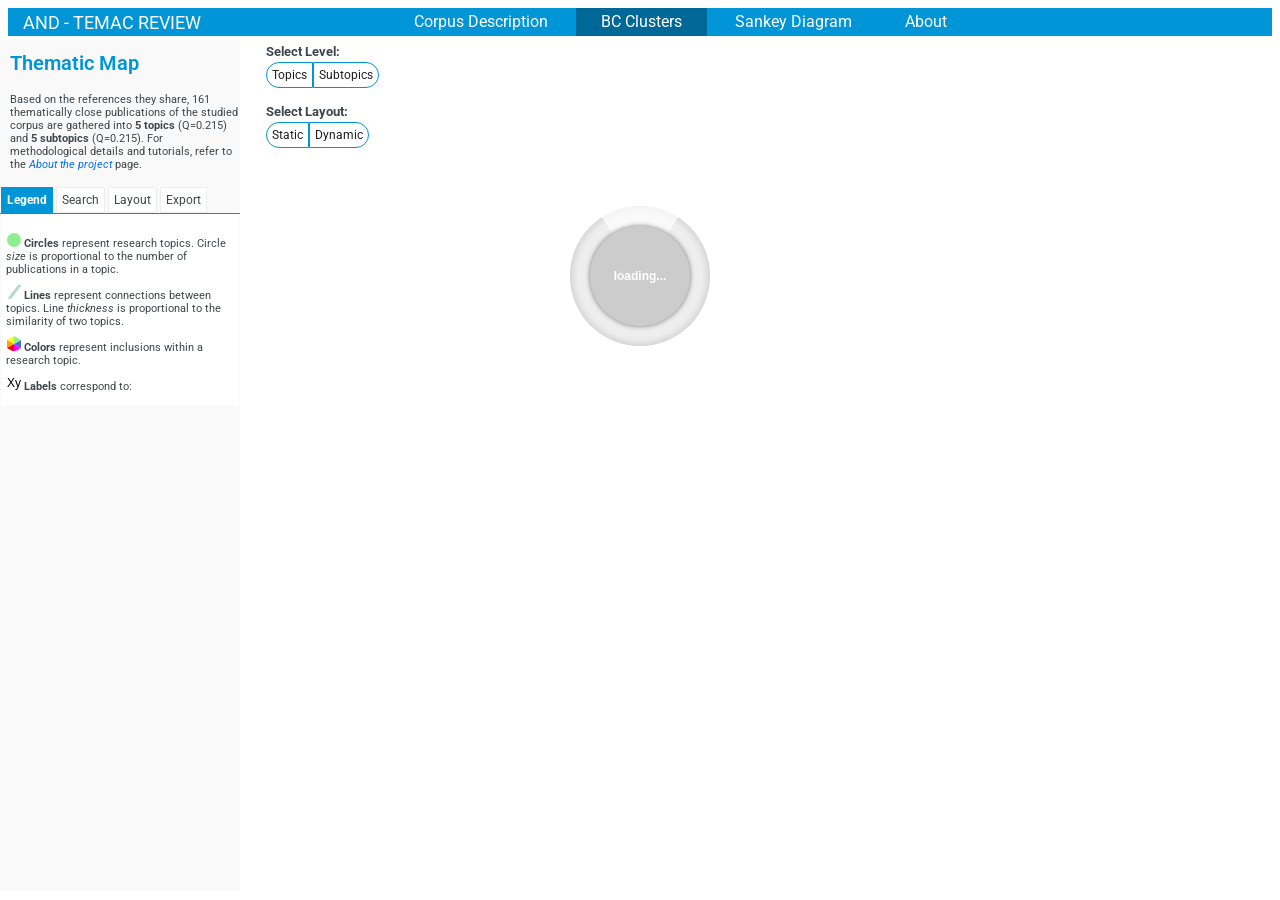
<file: BiblioTools_ADAN/BIBLIOMAPS_adan_merge/BCclusters.html>
<!DOCTYPE html>
<html>
<head>
    <meta charset="utf-8">
    <title>BiblioMaps/BCclusters</title>
    <link rel="stylesheet" type="text/css" href="css/input.css" media="screen" />
    <link rel="stylesheet" type="text/css" href="css/loading.css" media="screen" />
    <link rel="stylesheet" href="css/bibliomap_BC.css"/>       
    <link href="https://fonts.googleapis.com/css?family=Roboto:400,400i,500,500i,700,700i" rel="stylesheet">
    <link rel="stylesheet" href="css/awesomplete.css" />
    <script src="js/awesomplete.js" async></script>
    <script type="text/javascript">
      function loadPage(href){
        var xmlhttp = new XMLHttpRequest();
        xmlhttp.open("GET", href, false);
        xmlhttp.send();
        return xmlhttp.responseText;
      }
    </script>  
</head>

<body onload="d3.select('#headermenu').html(loadPage('headermenu.html'));togglemenu('3');">
  <!-- HEADER+MENU  -->
  <div id="headermenu"></div>

  <!-- OUTPUT INFO PANEL-->
  <div id="layoutinfo" style="position:fixed;margin-left:300px;margin-top:150px;height:350px;width:700px;border:5px solid #0A95D5;background:white;visibility:hidden;padding:20px;overflow-y:auto;"></div>

  <!-- SIDEPANEL -->
  <div id="sidepanel">
    <div id="title">Thematic Map<br/><span id="choosecorpus"></span></div>  
    </div-->    

    <div id="subtitle">
      <p>Based on the references they share, <span id="Nbc"></span> thematically close publications of the studied corpus are gathered into <strong><span id="Ntopics"></span> topics</strong> (Q=<span id="Qtop"></span>) and <strong><span id="Nsubtopics"></span> subtopics</strong> (Q=<span id="Qsub"></span>). For methodological details and tutorials, refer to the <i><a href="index.html">About the project</a></i> page.</p>
    </div>


    <div id="sidetabs">
      <div id="tab-links" class="tab-links">
        <bb id="xtab1" class="active" onclick="toggletab('tab1')" >Legend</bb>
        <bb id="xtab2" onclick="toggletab('tab2')" >Search</bb>
        <bb id="xtab3" onclick="toggletab('tab3')" >Layout</bb>
        <bb id="xtab4" onclick="toggletab('tab4')" >Export</bb>
      </div>

      <div class="tab-content">
        <!-- LEGEND -->
        <div id="tab1" class="tab active">
          <br/>

          <div class="line">
            <svg height="14" width="15"><circle cx="8" cy="7" r="7" fill="lightgreen" /></svg>
            <b>Circles</b> represent research topics. Circle <i>size</i> is proportional to the number of publications in a topic.
          </div>

          <div class="line">
            <svg height="15" width="15"><line x1="3" y1="15" x2="14" y2="1" style="stroke: #B2D9D8;stroke-width:3" /></svg>
            <b>Lines</b> represent connections between topics. Line <i>thickness</i> is proportional to the similarity of two topics.
          </div>  

          <div class="line">
            <svg height="15" width="15">
              <polygon points="8,8,8,16,15,12" style="fill:magenta;" />
              <polygon points="8,8,15,12,15,4" style="fill:royalblue;" />
              <polygon points="8,8,15,4,8,0" style="fill:lightgreen;" />
              <polygon points="8,8,8,0,1,4" style="fill:yellow;" />
              <polygon points="8,8,1,4,1,12" style="fill:orange;" />
              <polygon points="8,8,1,12,8,16" style="fill:red;" />
            </svg> 
            <b>Colors</b> represent inclusions within a research topic.
          </div>

          <div class="line">
            <svg height="15" width="15">
              <text x="1" y="12" style="font-size:12px;fill:black;">Xy</text>
            </svg>
            <b>Labels</b> correspond to: <div id='selectlabel'></div>
          </div>

        </div>

        <!-- SEARCH -->
        <div id="tab2" class="tab">
        <br/>
          <div class="line">
            <strong>Do a simple search</strong> among the most frequent items of the topics. <span id="info_search" class="infobulle" style="vertical-align:top;">?</span>
          </div>

          <div id="search">
            Search for: <br/>
            <!--input type="text" name="search" id="MYsearch" placeholder="" class="empty"/><br/-->
            <input type="text" name="search" id="MYsearch" placeholder="" /><br/>
            among the <br/>
            <span id="selectsearchfield"></span>

            <span id="SearchRes" class="SearchRes"></span>
            <!--div id='selectcolor' style='display:none'></div-->
          </div><br/>

          <div id="Searchcbar" class="line" style="display:none;">
            <div id="mycolorbar" ></div>
            <span id="showPC" >Show % in labels<input type="checkbox" id="SHOWPCcheckbox" value="checkbox"></span>
          </div>

        </div>

        <!-- CONTROLS -->
        <div id="tab3" class="tab">
          <br/>
          <!--Filter clusters according to their size and/or links according to their thickness.<br/><br/-->
          <div class="line">
            <strong>Filter links</strong> according to their thickness (keep only the stronger connections):<br/><br/>
            <div id="filters"></div>
          </div><br/>

          <div class="line">
            <strong>Spatialize the graph</strong> by tuning the parameters of the force-based spatialisation algorithm.<br/><br/>
            <div><button id="STARTSTOP">START/STOP</button></div>
            <div id="forceparam"></div>
          </div><br/>

          <div class="line">
            <strong>Reset the parameters:</strong><br/>
            <div id="reset"></div>
          </div>

        </div>

        <!-- EXPORT -->
        <div id="tab4" class="tab">
          <br/>
          <div class="line">
            <strong>Spatial transformation:</strong><br/>
            <table style="width:95%;">
            <tr><td><i>Horizontal symmetry</i></td><td><div id="hsym"></div></td></tr>
            <tr><td><i>Vertical symmetry</i></td><td><div id="vsym"></div></td></tr>
            <tr><td><i>Rotate angle (°) </i><input id="rot" style="width:30px" type="number" min=-90 max=90 step=1 value="5" ></td><td><div id="rotation"></div></td></tr>
            <tr><td><i>Default spatial layout</i></td><td><div id="resetLayout"></div></td></tr>
            </table>
          </div><br/>

          <div class="line">
            <strong>Labels format:</strong><br/>
            <table style="width:95%;">
            <tr><td><i>Font style </i><select id="FSTYLE" ><option value="n" selected>normal</option><option value="b">bold</option><option value="i">italic</option><option value="bi">bold italic</option></select></td><td><div id="labfontstyle"></div></td></tr>
            <tr><td><i>Font size </i><input id="FS" style="width:30px" type="number" min=1 max=40 step=1 value="10" ></td><td><div id="labfontsize"></div></td></tr>
            <tr><td><i>Default format</i></td><td><div id="resetFormat"></div></td></tr>
            </table>  
          </div><br/>

          <div class="line">
            <strong>Export graph:</strong><br/>
            <div id="export"></div>
          </div>
        </div>

      </div>  

    </div>
    <!-- END SIDETABS -->

  </div>
  <!-- END SIDEPANEL -->

  <div id="options"></div>

  <!-- GRAPH-->
  <div id="biblioMap">   
  <div id="loading"><strong>loading...</strong><span></span></div>
  </div>

  <!-- Cluster Info-->
  <div id="clusterInfo" class="panel_off"></div>
  <div id="tooltip_pubyear"></div>  
  <div id="tooltip_bulle"></div> 


  <script src="js/d3.min.js"></script>
  <script src="js/bibliomap_togglemenu.js"></script>
  <script src="js/bibliomap_saveSvgAsPng.js"></script>
  <script src="js/bibliomap_BCclusters.js"></script> 
  <script>

    var keepitem=['K', 'S', 'J', 'C', 'R', 'RJ', 'MRP', 'MCP', 'MCAU'] // I, TK, S2
    var mylabel = undefined;

    // ***************************************************
    // how many corpus are shown?   
    howmany='one'  // 'one' or 'several'
    // ***************************************************
    
    // case when only one corpus
    if(howmany=='one'){
      defaultfile='data/BCdefaultVAR.json'
      datafile='data/BCclusters.json'
      doBCviz();
    }

    // case when there are several corpus
    if(howmany=='several'){
      // ************************************
      // copy here the line that was written in the AA_log.txt file when you run the all_in_one.py python file.
      // it should be of the form: timeWND=[[Y1A, Y1B],[Y2A,Y2B]];
      timeWND=[]
      files_suffix=''

      // ************************************

      thehtml='<select id="selectC" style="width:140px;background-color:#F8F8F8;color:#0095D7;font-weight:bold;">'
      timeWND.forEach(function(elt,i){thehtml+='<option value="'+i+'">'+elt[0]+'-'+elt[1]+' corpus</option>'})
      thehtml+='</select>'
      d3.select('#choosecorpus').html(thehtml)
      d3.select('#selectC').on('change',function(){update_corpus();})
      update_corpus();

      function update_corpus(){
        myTW=document.getElementById("selectC").value;
        defaultfile='data/BCdefaultVAR_'+timeWND[myTW][0]+'_'+timeWND[myTW][1]+files_suffix+'.json'
        datafile='data/BCclusters_'+timeWND[myTW][0]+'_'+timeWND[myTW][1]+files_suffix+'.json'

        // do viz
        doBCviz();
      }
    }

  </script>  
  <script>
    function toggletab(mytab){
      //... select the activative tabulation
      d3.select("#tab1").attr( 'class', 'tab')
      d3.select("#tab2").attr( 'class', 'tab')
      d3.select("#tab3").attr( 'class', 'tab')
      d3.select("#tab4").attr( 'class', 'tab')
      d3.select("#"+mytab).attr( 'class', 'tab active')
      //... select the activative tabulation title
      d3.select("#xtab1").attr( 'class', '')
      d3.select("#xtab2").attr( 'class', '')
      d3.select("#xtab3").attr( 'class', '')
      d3.select("#xtab4").attr( 'class', '')
      d3.select("#x"+mytab).attr( 'class', 'active')
    }
  </script> 
</body>
</html>
</file>
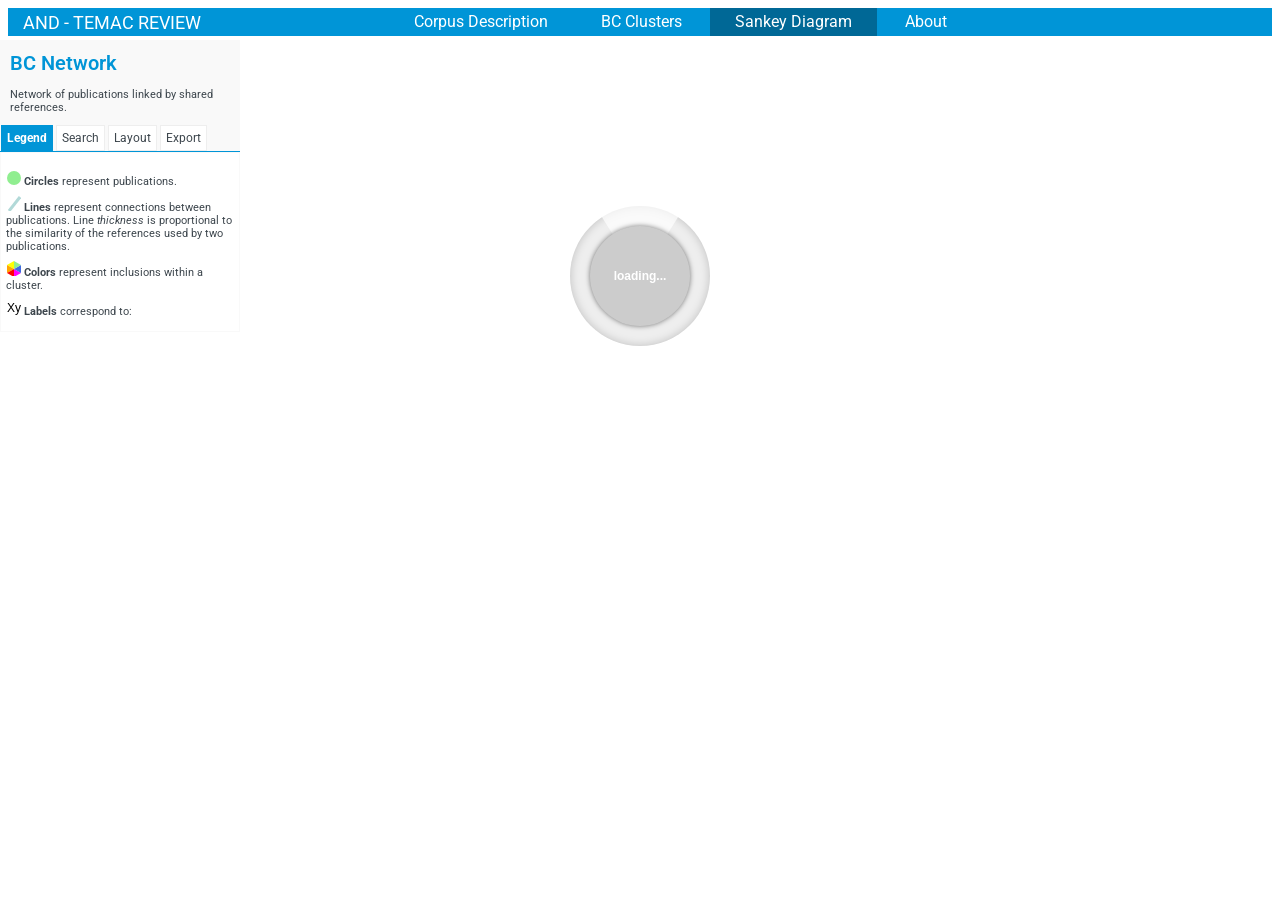
<file: BiblioTools_ADAN/BIBLIOMAPS_adan_merge/BCpublis.html>
<!DOCTYPE html>
<html>
<head>
    <meta charset="utf-8">
    <title>BiblioMaps/BCnetwork</title>
    <link rel="stylesheet" type="text/css" href="css/input.css" media="screen" />
    <link rel="stylesheet" type="text/css" href="css/loading.css" media="screen" />
    <link rel="stylesheet" href="css/bibliomap_BC.css"/>       
    <link href="https://fonts.googleapis.com/css?family=Roboto:400,400i,500,500i,700,700i" rel="stylesheet">
    <link rel="stylesheet" href="css/awesomplete.css" />
    <script src="js/awesomplete.js" async></script>
    <script type="text/javascript">
      function loadPage(href){
        var xmlhttp = new XMLHttpRequest();
        xmlhttp.open("GET", href, false);
        xmlhttp.send();
        return xmlhttp.responseText;
      }
    </script>  
</head>

<body onload="d3.select('#headermenu').html(loadPage('headermenu.html'));togglemenu('4');">
  <!-- HEADER+MENU  -->
  <div id="headermenu"></div>

  <!-- SIDEPANEL -->
  <div id="sidepanel">
    <div id="title">BC Network<br/><span id="choosecorpus"></span></div>    

    <div id="subtitle" style="padding-top:0;padding-bottom:0;">
      <p>Network of <span id="Nbc"></span> publications linked by shared references.</p>
    </div>


    <div id="sidetabs">
      <div id="tab-links" class="tab-links">
        <bb id="xtab1" class="active" onclick="toggletab('tab1')" >Legend</bb>
        <bb id="xtab2" onclick="toggletab('tab2')" >Search</bb>
        <bb id="xtab3" onclick="toggletab('tab3')" >Layout</bb>
        <bb id="xtab4" onclick="toggletab('tab4')" >Export</bb>
      </div>

      <div class="tab-content">
        <!-- LEGEND -->
        <div id="tab1" class="tab active">
          <br/>

          <div class="line">
            <svg height="14" width="15"><circle cx="8" cy="7" r="7" fill="lightgreen" /></svg>
            <b>Circles</b> represent publications.
          </div>

          <div class="line">
            <svg height="15" width="15"><line x1="3" y1="15" x2="14" y2="1" style="stroke: #B2D9D8;stroke-width:3" /></svg>
            <b>Lines</b> represent connections between publications. Line <i>thickness</i> is proportional to the similarity of the references used by two publications.
          </div>  

          <div class="line">
            <svg height="15" width="15">
              <polygon points="8,8,8,16,15,12" style="fill:magenta;" />
              <polygon points="8,8,15,12,15,4" style="fill:royalblue;" />
              <polygon points="8,8,15,4,8,0" style="fill:lightgreen;" />
              <polygon points="8,8,8,0,1,4" style="fill:yellow;" />
              <polygon points="8,8,1,4,1,12" style="fill:orange;" />
              <polygon points="8,8,1,12,8,16" style="fill:red;" />
            </svg> 
            <b>Colors</b> represent inclusions within a cluster.
          </div>

          <div class="line">
            <svg height="15" width="15">
              <text x="1" y="12" style="font-size:12px;fill:black;">Xy</text>
            </svg>
            <b>Labels</b> correspond to: <div id='selectlabel'></div>
          </div>

        </div>

        <!-- SEARCH -->
        <div id="tab2" class="tab">
        <br/>
          <div class="line">
            <strong>Do a simple search</strong> among the most frequent items of the publications. <span id="info_search" class="infobulle" style="vertical-align:top;">?</span>
          </div>

          <div id="search">
            Search for: <br/>
            <!--input type="text" name="search" id="MYsearch" placeholder="" class="empty"/><br/-->
            <input type="text" name="search" id="MYsearch" placeholder="" /><br/>
            among the <br/>
            <span id="selectsearchfield"></span>

            <span id="SearchRes" class="SearchRes"></span>
            <!--div id='selectcolor' style='display:none'></div-->
          </div><br/>

          <div id="Searchcbar" class="line" style="display:none;">
            <div id="mycolorbar" ></div>
            <span id="showPC" >Show % in labels<input type="checkbox" id="SHOWPCcheckbox" value="checkbox"></span>
          </div>

        </div>

        <!-- FILTER / LAYOUT -->
        <div id="tab3" class="tab">
          <br/>
          <!--Filter clusters according to their size and/or links according to their thickness.<br/><br/-->
          <div class="line">
            <strong>Filter nodes and links</strong> based on:
            <div id="filters"></div>

          </div><br/>

          <div class="line">
            <strong>Spatialize the graph</strong> by tuning the parameters of the force-based algorithm.<br/><br/>
            <div><button id="STARTSTOP">START/STOP</button></div>
            <div id="forceparam"></div>
          </div><br/>

          <div class="line">
            <strong>Reset the parameters:</strong><br/>
            <div id="reset"></div>
          </div>

        </div>

        <!-- EXPORT -->
        <div id="tab4" class="tab">
          <br/>
          <div class="line">
            <strong>Spatial transformation:</strong><br/>
            <table style="width:95%;">
            <tr><td><i>Horizontal symmetry</i></td><td><div id="hsym"></div></td></tr>
            <tr><td><i>Vertical symmetry</i></td><td><div id="vsym"></div></td></tr>
            <tr><td><i>Rotate angle (°) </i><input id="rot" style="width:30px" type="number" min=-90 max=90 step=1 value="5" ></td><td><div id="rotation"></div></td></tr>
            <tr><td><i>Default spatial layout</i></td><td><div id="resetLayout"></div></td></tr>
            </table>
          </div><br/>

          <div class="line">
            <strong>Labels format:</strong><br/>
            <table style="width:95%;">
            <tr><td><i>Font style </i><select id="FSTYLE" ><option value="n" selected>normal</option><option value="b">bold</option><option value="i">italic</option><option value="bi">bold italic</option></select></td><td><div id="labfontstyle"></div></td></tr>
            <tr><td><i>Font size </i><input id="FS" style="width:30px" type="number" min=1 max=40 step=1 value="10" ></td><td><div id="labfontsize"></div></td></tr>
            <tr><td><i>Default format</i></td><td><div id="resetFormat"></div></td></tr>
            </table>  
          </div><br/>

          <div class="line">
            <strong>Export graph:</strong><br/>
            <div id="export"></div>
          </div>
        </div>

      </div>  

    </div>
    <!-- END SIDETABS -->

  </div>
  <!-- END SIDEPANEL -->

  <div id="options"></div>

  <!-- GRAPH-->
  <div id="biblioMap">   
  <div id="loading"><strong>loading...</strong><span></span></div>
  </div>

  <!-- Cluster Info-->
  <div id="clusterInfo" class="panel_off"></div>
  <div id="tooltip_pubyear"></div>  
  <div id="tooltip_bulle"></div> 

  <script src="js/d3.min.js"></script>
  <script src="js/jLouvain.js"></script>
  <script src="js/bibliomap_togglemenu.js"></script>
  <script src="js/bibliomap_BCpublis.js"></script>
  <script src="js/bibliomap_saveSvgAsPng.js"></script> 
  <script>
    var mylabel = undefined;

    // -------------------------------------------
    var keepitem=['AU', 'K', 'S', 'C', 'R']
    datafile='data/network_all.json';
    defaultfile='data/network_all_defaultVAR.json';
    // -------------------------------------------

    // set layout & force parameters
    d3.json(defaultfile, function(data) {
	    Wrange = data.Wrange
	    NRrange = data.NRrange
	    NCrange = data.NCrange
	    RTUrange = data.RTUrange
	    DYrange = data.DYrange
        forceparam = data.forceparam
    	DefinedPos= data.DefinedPos
    	doBCPviz();
	})
  </script> 
  <script>
    function toggletab(mytab){
      //... select the activative tabulation
      d3.select("#tab1").attr( 'class', 'tab')
      d3.select("#tab2").attr( 'class', 'tab')
      d3.select("#tab3").attr( 'class', 'tab')
      d3.select("#tab4").attr( 'class', 'tab')
      d3.select("#"+mytab).attr( 'class', 'tab active')
      //... select the activative tabulation title
      d3.select("#xtab1").attr( 'class', '')
      d3.select("#xtab2").attr( 'class', '')
      d3.select("#xtab3").attr( 'class', '')
      d3.select("#xtab4").attr( 'class', '')
      d3.select("#x"+mytab).attr( 'class', 'active')
    }
  </script> 
</body>
</html>
</file>
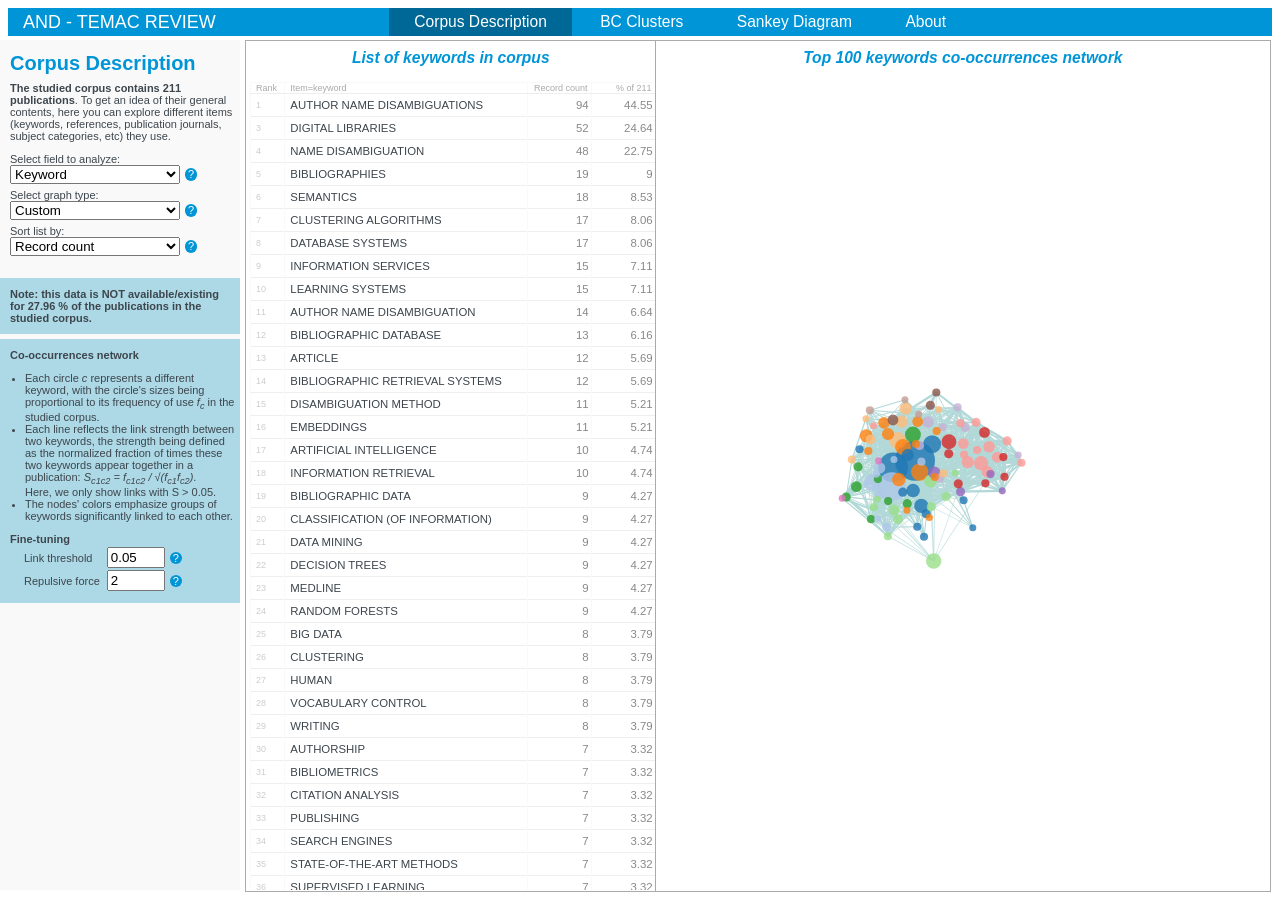
<file: BiblioTools_ADAN/BIBLIOMAPS_adan_merge/corpus.html>
<!DOCTYPE html>
<html>
<head>
    <meta charset="utf-8">
    <title>BiblioMaps/corpus</title>
    <link rel="stylesheet" type="text/css" href="css/loading.css" media="screen" />
    <link rel="stylesheet" href="css/input.css"/>
    <link rel="stylesheet" href="css/bibliomap_corpusdescription.css"/>
    <script type="text/javascript">
      function loadPage(href){
        var xmlhttp = new XMLHttpRequest();
        xmlhttp.open("GET", href, false);
        xmlhttp.send();
        return xmlhttp.responseText;
      }
    </script>
  <script src="js/d3.min.js"></script>
  <script src="js/jLouvain.js"></script>
  <script src="js/topojson.min.js"></script>
  <script src="js/datamaps.world.min.js"></script> 
  <script src="js/bibliomap_togglemenu.js"></script>
  <script src="js/bibliomap_drawNTW.js"></script> 
  <script src="js/bibliomap_drawWORDCLOUD.js"></script>  
  <script src="js/bibliomap_corpusdescription.js"></script> 
<style>
.SGTAB table, .SGTAB th, .SGTAB td {border: 0px solid black; border-collapse: collapse; padding-left:3px; padding-right:3px; }
.SGTAB table th {background:#d4d4d4;}   
.SGTAB table tr:nth-child(odd) { background:#f4f4f4;}
.SGTAB table tr:nth-child(even) { background:white;}  
</style>
</head>

<body onload="d3.select('#headermenu').html(loadPage('headermenu.html'));togglemenu('2');">
  <!-- HEADER+MENU  -->
  <div id="headermenu"></div>

  <!--SELECT-->
  <div id="sidepanel" >
    <div id="title">Corpus Description<br/><span id="choosecorpus"></span></div>

    <div id="subtitle">
      <p style="margin-top:0;"><strong>The studied corpus contains <span id="NUMPUB"></span> publications</strong>. To get an idea of their general contents, here you can explore different items (keywords, references, publication journals, subject categories, etc) they use.</p>

      <table style="width:95%;border-collapse:collapse">
      <tr><td style="width:175px;">Select field to analyze:</td><td></td></tr>
      <tr><td><span id="itemselection"></span></td><td><div id="info_fs" class="infobulle">?</div></td></tr>
      <tr style="height:5px;"></tr>
      <tr><td>Select graph type:</td><td></td></tr>
      <tr><td><span id="graphselection"></span></td><td><div id="info_gt" class="infobulle">?</div></td></tr>
      <tr style="height:5px;"></tr>
      <tr><td>Sort list by:</td><td></td></tr>
      <tr><td><span id="sortTAB"></span></td><td><div id="info_sl" class="infobulle">?</div></td></tr>
      </table>
      <br/>
    </div>
    <div>
      <p id="noneAV" style="opacity:0;margin-top:5px;margin-bottom:0px;padding-top:10px;padding-bottom:10px;padding-left:10px;padding-right:5px;font-size:11px;background:lightblue"></p>
      <p id="custominfo" style="opacity:0;margin-top:5px;margin-bottom:0px;padding-top:10px;padding-bottom:10px;padding-left:10px;padding-right:5px;font-size:11px;background:lightblue"></p>
      <!-- #E6B9F6 -->
    </div>
  </div>

  <div id="tooltip_bulle"></div>
  <div class="clearing"></div>

  <div id="container">
    <!-- LIST-->
    <div id="list">
      <div id="titleTAB" style="margin-top:0.5em;margin-bottom:1em;text-align:center;font-size:1.3em;font-weight:bold;color:#0095D7;"></div>
      <div id="listTAB" class="SGTAB" style="overflow-y:auto;"></div>      
    </div>

    <!-- GRAPH-->
    <div id="graph_container" >
      <div id="titleGRAPH" style="margin-top:0.5em;margin-bottom:1em;text-align:center;font-size:1.3em;font-weight:bold;color:#0095D7;"></div>
      <div id="graph"></div>   
    </div>

  </div>

  <!-- TOOLTIP-->
  <div id="tooltip"></div>

  <!-- SLIDER-->
  <div id="slider" class="slider"></div>

  <!-- REDO CLOUD BUTTON-->
  <div id="redocloud" class="redocloud"></div>
  
</body>

<script> 
    var field_option = 'K'
    var graph_option = 'custom'
    var dirdatafreqs=''
    var fooTHR={}
    var fooForce={}

    // ***************************************************
    // how many corpus need to be displayed?   
    howmany='one'  // 'one' or 'several'
    // ***************************************************
    
    // case when only one corpus
    if(howmany=='one'){
      dirdatafreqs='data/freqs/'
      fooTHR={'K':0.05,'AK':0.05,'TK':0.05,'S':0,'R':0.1,'RJ':0.3}
      fooForce={'K':2.0,'AK':2.0,'TK':2.0,'S':2,'R':3.5,'RJ':1.5}
      doCDviz();
    }

    // case when there are several corpus
    if(howmany=='several'){
      // ************************************
      // copy here the line that was written in the AA_log.txt file when you run the all_in_one.py python file.
      // it should be of the form: timeWND=[[Y1A, Y1B],[Y2A,Y2B]];
      timeWND=[]

      // ************************************

      thehtml='<select id="selectC" style="width:140px;background-color:#F8F8F8;color:#0095D7;font-weight:bold;">'
      timeWND.forEach(function(elt,i){thehtml+='<option value="'+i+'">'+elt[0]+'-'+elt[1]+' corpus</option>'})
      thehtml+='</select>'
      d3.select('#choosecorpus').html(thehtml)
      d3.select('#selectC').on('change',function(){update_corpus();})
      update_corpus();

      function update_corpus(){
        myTW=document.getElementById("selectC").value;
        dirdatafreqs='data/freqs_'+timeWND[myTW][0]+'_'+timeWND[myTW][1]+'/'
        fooTHR={'K':0.05,'AK':0.05,'S':0,'R':0.1,'RJ':0.3}
        fooForce={'K':2.0,'AK':2.0,'S':2,'R':3.5,'RJ':1.5}

        // copy paste and edit the following lines if you wan to adjust the parameters of a network viz for a given corpus
        /*
        if (timeWND[myTW][0]+'-'+timeWND[myTW][1]=="2005-2009"){
          fooTHR={'AK':0.05,'K':0.1,'S':0,'R':0.1,'RJ':0.3}
          fooForce={'K':2.0,'S':2,'R':3.5,'RJ':1.5}  
        }
        */

        // do viz
        doCDviz();
      }
    }



</script>

</html>
</file>
<file: assets/bootstrap_switch/custom.css>
#lightSwitch {
  transform: scale(1.8);
}

.custom-theme.bg-light {
  background-color: darkslategray !important;
  border-radius: 3px;
  color: gainsboro;
  text-decoration: underline;
}

.custom-theme.bg-dark {
  background-color: blanchedalmond !important;
  box-shadow: 10px 5px 5px rgba(246, 255, 219, 0.5);
  color: dimgray;
  text-decoration: overline;
}
</file>
<file: headers.css>
.form-control-dark {
  border-color: var(--bs-gray);
}
.form-control-dark:focus {
  border-color: #fff;
  box-shadow: 0 0 0 .25rem rgba(255, 255, 255, .25);
}

.text-small {
  font-size: 85%;
}

.dropdown-toggle {
  outline: 0;
}
</file>
<file: BiblioTools_ADAN/BIBLIOMAPS_adan_merge/css/bibliomap_maincss.css>
/* ---------------------------------------------------------------------------
   (c) BiblioMap, 2015
   Author: Sebastian Grauwin

   -------------------------------------------------------------------------- */
body {
  background-color: #fff;
  font-family: 'Roboto', sans-serif;
  color : #3d464d;
  font-size: 12px;
  font-weight: 400;
}

h1 {
    display: block;
    font-size: 1.7em;
    margin-top: 0.83em;
    margin-bottom: 1em;
    margin-left: 0;
    margin-right: 0;
    font-weight: 500;
    color: #0095D7;
}

h2 { 
    display: block;
    font-size: 1.3em;
    margin-top: 1em;
    margin-bottom: 0.5em;
    margin-left: 0;
    margin-right: 0;
    font-weight: 500;
    color:orange ;
}

.clearing {
  height: 1px;
  clear: both;
}


/* ....................................................................... */
/* ....................................................................... */
/* Left side panel */
div#sidepanel {
    position: absolute;  
    background-color: #F8F8F8;
    top: 40px;
    left:0px;
    border: 0;
    width: 240px;
    pointer-events: all;
}


#wrapper {
  position: absolute;
  left:270px;
  top: 40px;
  width:900px;
  line-height: 14px;
  font-size: 14px;
  background-color: white;
}
</file>
<file: BiblioTools_ADAN/BIBLIOMAPS_adan_merge/css/input.css>
input[type=range] {
  -webkit-appearance: none;
  margin: 12.5px 5px;
  width: 75%;
}
input[type=range]:focus {
  outline: none;
}
input[type=range]::-webkit-slider-runnable-track {
  width: 75%;
  height: 5px;
  cursor: pointer;
  transition: all 0.2s ease;
  background: #cecece;
  border: 0px solid #000;
  border-radius: 0px;
}
input[type=range]::-webkit-slider-thumb {
  position: relative;
  border: 0px solid rgba(255, 255, 255, 0.5);
  height: 15px;
  width: 15px;
  border-radius: 100%;
  background: #0095D7;
  cursor: pointer;
  z-index: 1;
  -webkit-appearance: none;
  margin-top: -5px;
}
input[type=range]:focus::-webkit-slider-runnable-track {
  background: #cecece;
}
input[type=range]::-moz-range-track {
  width: 75%;
  height: 5px;
  cursor: pointer;
  transition: all 0.2s ease;
  background: #cecece;
  border: 0px solid #000;
  border-radius: 0px;
}
input[type=range]::-moz-range-thumb {
  position: relative;
  border: 0px solid rgba(255, 255, 255, 0.5);
  height: 25px;
  width: 25px;
  border-radius: 100%;
  background: #01c9ca;
  cursor: pointer;
  z-index: 1;
}
input[type=range]::-ms-track {
  width: 70%;
  height: 5px;
  cursor: pointer;
  transition: all 0.2s ease;
  background: transparent;
  border-color: transparent;
  border-width: 25px 0;
  color: transparent;
}
input[type=range]::-ms-fill-lower {
  background: #cecece;
  border: 0px solid #000;
  border-radius: 0px;
}
input[type=range]::-ms-fill-upper {
  background: #cecece;
  border: 0px solid #000;
  border-radius: 0px;
}
input[type=range]::-ms-thumb {
  position: relative;
  border: 0px solid rgba(255, 255, 255, 0.5);
  height: 25px;
  width: 25px;
  border-radius: 100%;
  background: #01c9ca;
  cursor: pointer;
  z-index: 1;
}
input[type=range]:focus::-ms-fill-lower {
  background: #cecece;
}
input[type=range]:focus::-ms-fill-upper {
  background: #cecece;
}

/* Custom by @mmt-zinee */
.range {
  box-sizing: border-box;
  position: relative;
  padding: 0 50px;
  width: 100%;
}
</file>
<file: BiblioTools_ADAN/BIBLIOMAPS_adan_merge/css/loading.css>
/* ---------------------------------------------------------------------------
   (c) BiblioMap, 2015
   Author: Sebastian Grauwin

   -------------------------------------------------------------------------- */

#loading {
	margin: 80px auto;
	margin-top: 15%;
	position: relative;
	width: 100px;
	height: 100px;
	-webkit-border-radius: 50px;
	   -moz-border-radius: 50px;
	        border-radius: 50px;
	background: #ccc;
	font: 12px "Lucida Grande", Sans-Serif;
	text-align: center;
	line-height: 100px;
	color: white;
	-webkit-box-shadow: 0 0 5px rgba(0,0,0,0.5);
	-moz-box-shadow: 0 0 5px rgba(0,0,0,0.5);
	box-shadow: 0 0 5px rgba(0,0,0,0.5);
			
}

#loading:before {
	content: "";
	position: absolute;
	  left: -20px;
	   top: -20px;
	bottom: -20px;
	 right: -20px;
	-webkit-border-radius: 70px;
	   -moz-border-radius: 70px;
	        border-radius: 70px;
	background: #eee;
	z-index: -2;
	-webkit-box-shadow: inset 0 0 10px rgba(0,0,0,0.2);
	-moz-box-shadow: inset 0 0 10px rgba(0,0,0,0.2);
	box-shadow: inset 0 0 10px rgba(0,0,0,0.2);
}
#loading span {
	position: absolute;
	width: 0;
	height: 0;
	border-left: 50px solid transparent;
	border-right: 50px solid transparent;
	border-top: 80px solid rgba(255,255,255,0.7);
	z-index: -1;
	top: -28px;
	left: 0px;
	-webkit-animation: ticktock 3s linear infinite;
	-webkit-transform-origin: 50px 80px;
}
#loading strong {
	overflow: hidden;
	display: block;
	margin: 0 auto;
	-webkit-animation: expand 1.0s linear infinite;
}
		
@-webkit-keyframes expand {
    0% {
            width: 0;
    }
    100% {
            width: 60px;
    }
}
		
@-webkit-keyframes ticktock {
    0% {
            -webkit-transform: rotate(0);
    }
    100% {
            -webkit-transform: rotate(360deg);
    }
}
</file>
<file: BiblioTools_ADAN/BIBLIOMAPS_adan_merge/css/bibliomap_BC.css>
/* ---------------------------------------------------------------------------
   (c) BiblioMap, 2015
   Author: Sebastian Grauwin

   -------------------------------------------------------------------------- */
body {
	background-color: #fff;
	font-family: 'Roboto', sans-serif;
	color : #3d464d;
	font-size: 12px;
	font-weight: 400;
}

/* HREF links */
a {color: #0070F0; text-decoration: none;}
a:hover {	text-decoration: underline;}
/*a:visited {color: #2196f3;}*/


/* ....................................................................... */
/* ....................................................................... */
/* Left side panel */

div#sidepanel {
    position: absolute;   
    background-color: #f9f9f9;
    top: 40px;
    left:0px;
    border: 0;
    width: 240px;
    pointer-events: all;
}

/* .... title .... */
div#title {
	margin: 4px 2px 0px 0px;
	border-width: 0px;
	padding-left: 10px;
	padding-top: 10px;
	padding-bottom: 5px;
	pointer-events: stroke;
	line-height: 18px;
	color: #0095D7; /*#0070E0*/
	font-size: 20px;
	font-weight: 600;
	font-family: 'Roboto', sans-serif;
}

/* .... small text under title .... */
div#subtitle {padding-left: 10px; pointer-events: all; font-size: 11px; padding-top:5px; padding-bottom:5px;}


/* .... tabs .... */
div#sidetabs {
  margin: 0;
  border-width: 0;
  padding: 0;
  pointer-events: stroke;
	font-size: 11px;
}

div#tab-links {padding-left: 1px;}

.tab-links bb {
	padding:5px 5px; 
	display:inline-block; 
	background:#fff;
	border : solid 1px #eee; 
	font-size:12px; 
	cursor:pointer; 
	transition:all linear 0.05s;
	}
.tab-links bb:hover {
	background-color: #32aadf; /*#007FFF;*/
	border : solid 1px #32aadf; 
	color: white;
	font-weight: bold;
	}
.tab-links bb.active {
	background:#0095D7; /*#0070E0*/ 
	border : solid 1px #0095D7; /*#0070E0*/
  color:white;
	font-weight: bold; 
 }
.tab-content {border-top: 1px solid #0095D7; padding:1px; }/*#0070E0*/
.tab {display:none;}


.tab.active {display:block;
padding: 5px;
background-color:#fff;
}
.line { margin-bottom:8px;}

div#tab1 select {width: 95%; }
div#tab2 td {border:none;}
#forceparam td {border:none;}
#forceparam button {color: #000;margin-top: 1px;margin-right: 2px;cursor: cursor;pointer-events: all;}


textarea {
  max-width: 300px;
  height: 100px;

}

input[type='text'],
select {
  height: 25px;
  font-size : 11px;
}

/* ...............*/
/* ...............*/
/* export stuff*/
#tab4 td {border:none;}



*/
/* ...............*/
/* ...............*/
/* search box*/
#search input[name=search] {
	background-color: #fff; 
  background-image: url('../img/search-icon.png');
  background-size: 18px 18px;
  background-position: 2px 2px;
  background-repeat: no-repeat; 
	padding-left:24px; 
	width: 200px; 
	height:20px; 
	color: #000;   
}
#search input.empty {
	color: #000;cursor: 
	cursor; 
	pointer-events: all;
	}
#search button.emptyb {color: #000;margin-top: 1px;cursor: cursor;pointer-events: all;}
#search span.SearchRes {margin-top: 6px; font-size: 11px; line-height: 13px; width=100px; color: blue;}


/* ....................................................................... */
/* ....................................................................... */
/* Controls -- top middle of the screen */    
div#options{
    position: absolute;
    top: 20px;
    left:128px;
    width:150px;
    line-height: 23px;
    padding-left: 10px;
    font-size: 13px; 
    pointer-events: stroke;
}

.c_options span{	
	color:#1e1e1e;
	font-size:12px;
	padding:3px;
	background:#fff;
	border : #0095D7 1px solid;  /*#0070E0*/
	cursor:pointer;
	margin-right:0px;
	text-decoration:none;
}


.c_options span:hover{
	background-color: #32aadf; /*#007FFF;*/
	border : #32aadf 1px solid;
	color: white;
	font-weight:bold;
}
.c_options span.active{color:white;background:#0095D7; font-weight:bold;} /*#0070E0*/


/* ....................................................................... */
/* ....................................................................... */
/* mycolorbar -- right of the screen */    
div#mycolorbar{
    /*position: absolute;
    top: 20%;
    right:120px;
    width:80px;
    z-index: 502;*/
    width:90%;
    padding-top:10px;
}

/* ....................................................................... */
/* On/off toggles for the info panels */

div.panel_off {
    visibility: hidden;
    pointer-events: none;
}

div.panel_on {
    visibility: visible;
    pointer-events: all;
}

/* ....................................................................... */
/* ....................................................................... */
/* Cluster details panel */

div#clusterInfo {
    display: block;
    position:absolute;
    height:auto;
    bottom:0;
    top:40px;
    right:0;
    width: 350px;
    margin: 0;
    overflow-y: auto;
    /*background-color:rgba(255,255,255,0.8);*/
	  background-color: #f9f9f9;
    border: 0 solid #ccc;
    padding: 0px 15px 0px 15px; 
    z-index: 1002; 
	  -webkit-box-shadow: -2px -2px 10px rgba(0, 0, 0, 0.1);
    -moz-box-shadow: -2px -2px 10px rgba(0, 0, 0, 0.1);
}

div#clusterInfo  table, th, td {
	border: 1px solid #ccc;
	border-collapse: collapse;
	padding: 5px;
}

.infobulle{
  color:white;
  text-align:center; 
  vertical-align:middle;
  cursor:default;  
  width:1.1em; 
  height:1.1em; 
  padding:0 0.4em;
  border-radius:0.65em; 
  background:#0095D7; /*orange;*/
}

.tooltip_bulle {
  position: absolute;
  color:white;
  width: 400px;
  /*height: 42px;*/  
  padding:10px;
  border-radius:0.2em;
  background-color: #0095D7;
  font-weight:normal;
  z-index:1004;
  font-size: 12px;
  pointer-events: none;
}

/* for pub year histogram*/
.axis path, .axis line {
  fill: none;
  stroke: #000;
  shape-rendering: crispEdges;
}
.tick line{
    opacity: 0.1;
  }
.bar {
  fill: #81BEF7;
  stroke: steelblue;
}
.bar:hover {
  fill: steelblue;
}
.tooltip_pubyear {
  position: absolute;
  padding: 4px 10px;
  text-align: center;
  font-size:0.8em;
  color:white;
  background:black;//#0095D7;
  z-index:10000;
  border: 0px;      
  border-radius: 8px;
  pointer-events: none;
}

/* Transforms some tables elements in lower case (K and TK tables + MC AU, MRP, MCP) */
/*div#clusterInfo table:nth-child(1) td,table:nth-child(3) td {
	text-transform:lowercase;
}
div#clusterInfo td:first-letter { text-transform: uppercase; }*/


/* First row of tables  */
div#clusterInfo table tr:nth-child(1) th { 
	background-color: #f9f9f9;
	text-align:left;
	color : #1e1e1e;
	font-size: 15px !important;
	font-weight: 500;
	border-top: 1px solid #f9f9f9;
	border-left: 1px solid #f9f9f9;
	border-right: 1px solid #f9f9f9;
	padding : 0px;
	padding-top : 20px;
	padding-bottom : 5px;
	margin : 0px;
}

/* Second row of tables  */
div#clusterInfo  table tr:nth-child(2) th { 
  background-color: #fff;
  border-bottom: 1px solid #eee;
  border-right: 1px solid #f9f9f9;
  border-left: 1px solid #f9f9f9;
  border-top: 1px solid #f9f9f9;
  font-size: 9px !important;
  font-weight: 400 !important;
  color:  #aaa;
  padding-left: 5px;
}
div#clusterInfo  table td { 
	background-color: #fff;
	border-right: 1px solid #f9f9f9;
	border-left: 1px solid #f9f9f9;
  border-top: 1px solid #eee;
  padding: 5px 2px 5px 5px;

}

div#clusterInfo  table { 
	/*-webkit-box-shadow: 2px 2px 2px rgba(0, 0, 0, 0.1);
    -moz-box-shadow: 2px 2px 2px rgba(0, 0, 0, 0.1);*/
	border-bottom: 2px solid #1e1e1e;
}
div#clusterInfo  div.stuff { margin-left:0px; text-align: left; word-wrap: break-word;}
div#clusterInfo  span.title {font-size: 12px; font-weight: bold;}
div#clusterInfo  span.source {font-size: 11px;}
div#clusterInfo  span.nums { font-size: 11px; text-align:right;float:right; padding-top:2px;}
div#clusterInfo  img.action {cursor: pointer; position: fixed;margin-left: -34px; margin-top:-8px;width:30px;}

/* ....................................................................... */
/* ....................................................................... */
/* SVG elements */

/* Graph bar*/

#mygraph{
   background-color:white !important;
  /* -webkit-box-shadow: -2px 2px 2px rgba(0, 0, 0, 0.1);
    -moz-box-shadow: -2px 2px 2px rgba(0, 0, 0, 0.1);*/
         }
#mygraph path.domain{
stroke:#ccc;
         }

#mygraph text{
  fill:#3d464d;
         }

 .bar {
      fill: #81BEF7; !important;
      stroke: white; !important;
    }
		 

/* Biblio */	 
		 
div#biblioMap {
    overflow: hidden;
}

div#biblioMap svg {
    background-color: #fff; 
    margin-left: 50px;
    margin-right: 50px;
    width: 90%;
    cursor: move;
}

.axis {font: 10px sans-serif;}
.axis path,
.axis line {
  fill: none;
  stroke: #000;
  shape-rendering: crispEdges;
}

line.link {
    stroke: #B2D9D8;
}

line.linking {
    stroke: #2E9AFE;
}

circle {
    cursor: crosshair;
}

circle.sibling {
  fill-opacity: 0.6;
}

circle.main {
  stroke: #333;
  stroke-width: 3px;
  stroke-opacity: 0.3;
  fill-opacity: 1;
}

circle.found {
    stroke: #0095D7;
    stroke-width: 3px;
}

rect {
    cursor: crosshair;
}

rect.main {
    stroke: #1e1e1e;
    fill-opacity: 1.0;
}

rect.found {
    stroke: #0095D7;
    stroke-width: 3px;
}

/* ....................................................................... */
/* Graph labels */

g.gLabel {
    font: 10px sans-serif;
    font-weight: normal;
    visibility: hidden;
  font-family: 'Roboto', sans-serif;
  color : #3d464d;
  /*text-transform:lowercase;*/
  font-size: 12px;
  font-weight: 400;
}

g.on {
    visibility: visible;    
    opacity:0.5;
}

g.zoomed {
    font-size: 10px;
    font-weight: normal;
    text-align: center;
    color: #000;
    border: none;
}

text {
    font: 0.9vw sans-serif;
    font-weight: normal;
}

text.nlabel {
    /*stroke: #000000;*/
}

text.sibling {
    stroke-opacity: 0.0;
    fill-opacity:1.0;
    fill: #333 !important;
    font: 1vw 'Roboto', sans-serif !important;
    font-variant: : small-caps !important;
    /*stroke: #000000;*/
}

text.nshadow {
    stroke: #fff;
    stroke-width: 4px;
    stroke-opacity: 1.0;
}

text.nshadowB{
    visibility: hidden;
}

text.main {
    font: 1.2vw sans-serif !important;
    font-weight: bold !important;
    font-variant: small-caps !important;
}
</file>
<file: BiblioTools_ADAN/BIBLIOMAPS_adan_merge/css/awesomplete.css>
.awesomplete [hidden] {
    display: none;
}

.awesomplete .visually-hidden {
    position: absolute;
    clip: rect(0, 0, 0, 0);
}

.awesomplete {
    display: inline-block;
    position: relative;
}

.awesomplete > input {
    display: block;
}

.awesomplete > ul {
    position: absolute;
    left: 0;
    z-index: 1;
    min-width: 100%;
    box-sizing: border-box;
    list-style: none;
    padding: 0;
    margin: 0;
    background: #fff;
}

.awesomplete > ul:empty {
    display: none;
}

.awesomplete > ul {
	border-radius: .3em;
	margin: .2em 0 0;
	background: hsla(0,0%,100%,.9);
	background: linear-gradient(to bottom right, white, hsla(0,0%,100%,.8));
	border: 1px solid rgba(0,0,0,.3);
	box-shadow: .05em .2em .6em rgba(0,0,0,.2);
	text-shadow: none;
}

@supports (transform: scale(0)) {
	.awesomplete > ul {
		transition: .3s cubic-bezier(.4,.2,.5,1.4);
		transform-origin: 1.43em -.43em;
	}
	
	.awesomplete > ul[hidden],
	.awesomplete > ul:empty {
		opacity: 0;
		transform: scale(0);
		display: block;
		transition-timing-function: ease;
	}
}

	/* Pointer */
	.awesomplete > ul:before {
		content: "";
		position: absolute;
		top: -.43em;
		left: 1em;
		width: 0; height: 0;
		padding: .4em;
		background: white;
		border: inherit;
		border-right: 0;
		border-bottom: 0;
		-webkit-transform: rotate(45deg);
		transform: rotate(45deg);
	}

	.awesomplete > ul > li {
		position: relative;
		padding: .2em .5em;
		cursor: pointer;
	}
	
	.awesomplete > ul > li:hover {
		background: hsl(200, 40%, 80%);
		color: black;
	}
	
	.awesomplete > ul > li[aria-selected="true"] {
		background: hsl(205, 40%, 40%);
		color: white;
	}
	
		.awesomplete mark {
			background: hsl(65, 100%, 50%);
		}
		
		.awesomplete li:hover mark {
			background: hsl(68, 100%, 41%);
		}
		
		.awesomplete li[aria-selected="true"] mark {
			background: hsl(86, 100%, 21%);
			color: inherit;
		}
/*# sourceMappingURL=awesomplete.css.map */
</file>
<file: BiblioTools_ADAN/BIBLIOMAPS_adan_merge/css/bibliomap_corpusdescription.css>
/* ---------------------------------------------------------------------------
   (c) BiblioMap, 2015
   Author: Sebastian Grauwin

   -------------------------------------------------------------------------- */
body {
  background-color: #fff;
  font-family: 'Roboto', sans-serif;
  color : #3d464d;
  font-size: 12px;
  font-weight: 400;
}

/* ....................................................................... */
/* ....................................................................... */
/* Left side panel */
div#sidepanel {
    position: absolute;
    pointer-events: none;    
    background-color: #f9f9f9;
    top: 40px;
    left:0px;
    border: 0;
    width: 240px;
    pointer-events: all;
}

/* .... title .... */
div#title {
  margin: 4px 2px 0px 0px;
  border-width: 0px;
  padding-left: 10px;
  padding-top: 10px;
  padding-bottom: 5px;
  pointer-events: stroke;
  line-height: 18px;
  color: #0095D7; /*#0070E0*/
  font-size: 20px;
  font-weight: 600;
  font-family: 'Roboto', sans-serif;
}

/* .... small text under title .... */
div#subtitle {padding-left: 10px; pointer-events: all; font-size: 11px; padding-top:5px; padding-bottom:5px;}


/* ....................................................................... */

.infobulle{
  color:white;
  text-align:center; 
  vertical-align:middle;
  cursor:default;  
  width:1.1em; 
  height:1.1em; 
  border-radius:0.65em; 
  background-color:#0095D7;
}

.tooltip_bulle {
  position: absolute;
  color:white;
  width: 400px;
  padding:10px;
  border-radius:0.2em;
  background-color: #0095D7;
  font-weight:normal;
  z-index:1004;
  font-size: 12px;
  pointer-events: none;
}

/* ....................................................................... */
div#container{
  position:absolute;
  top: 40px;
  left:245px;
}

/* lists */
div#list{
    position: absolute;
    width:40%;
    height:100%;
    pointer-events: all;
    border: solid 1px #aaa;      
}
div#list th { 
  background-color: #fff;
  border-bottom: 1px solid #eee;
  border-right: 1px solid #f9f9f9;
  border-left: 1px solid #f9f9f9;
  border-top: 1px solid #f9f9f9;
  font-size: 9px !important;
  font-weight: 400 !important;
  color:  #aaa;
  padding-left: 5px;
}
div#list  table td { 
  background-color: #fff;
  border-right: 1px solid #f9f9f9;
  border-left: 1px solid #f9f9f9;
  border-top: 1px solid #eee;
  padding: 5px 2px 5px 5px;
}
div#list  table td:nth-child(3),div#list  table td:nth-child(4) { 
  color:#888;
}
div#list  table td:nth-child(1) { 
  color:#ccc; 
  font-size: 9px !important;
}

/* ....................................................................... */
/* graph */

div#graph_container {
    position: absolute;
    left:40%;
    width: 60%;
    height: 100%;
    padding-top:0%;
    background: white;
    font-size: 9pt;
    border: solid 1px #aaa;    
}

path { 
    stroke: blue;
    stroke-width: 2;
    fill: none;
}

.axis path,
.axis line {
  fill: none;
  stroke: #000;
  shape-rendering: crispEdges;
}

.tick line{
    opacity: 0.1;
  }

.dot {
  stroke: #81BEF7; /*#000;*/
  fill : #81BEF7;
  z-index:1;
}

.bar {
  fill: #81BEF7;
  stroke: steelblue;
}

.bar:hover {
  fill: steelblue;
}

.arc path {
  stroke: #fff;
}

.node {
  border: solid 1px white;
  font: 10px sans-serif;
  background: #81BEF7;
  line-height: 12px;
  overflow: hidden;
  position: absolute;
  text-indent: 2px;
}


.slider {
  /*-ms-transform: rotate(-90deg);  // IE 9 
  -webkit-transform: rotate(-90deg); // safari
  transform: rotate(-90deg);  */  
  position: absolute;
  text-align: center;
  height: 20px; 
  width: 15%;  
  padding:0px;
  z-index:10;
  font-size: 9pt;
  line-height: 13pt;
  pointer-events: all;
}

.redocloud {
  /*-ms-transform: rotate(-90deg);  // IE 9 
  -webkit-transform: rotate(-90deg); // safari
  transform: rotate(-90deg);  */  
  position: absolute;
  text-align: center;
  height: 20px; 
  width: 20px;  
  padding:0px;
  top:45px;
  z-index:10;
  font-size: 9pt;
  line-height: 13pt;
  pointer-events: all;
}

.tooltip {
  position: absolute;
  width: 140px;
  /*height: 42px;*/  
  padding:10px;
  z-index:2;
  font-size: 12px;
  pointer-events: none;
  color:white;
  border-radius:0.2em;
  background-color: #0095D7 ;
  font-weight:normal;
}


line.link {
    stroke: #B2D9D8;
}

line.linking {
    stroke: #2E9AFE;
}

circle {
    cursor: crosshair;
    fill-opacity: 0.8;
}

circle.sibling {
    fill-opacity: 0.8;
}

circle.main {
  stroke: #333;
  stroke-width: 3px;
  stroke-opacity: 0.3;
  fill-opacity: 1;
}

/* ....................................................................... */
/* Graph labels, for cooccurrence networks */

g.gLabel {
    font: 10px sans-serif;
    font-weight: normal;
    visibility: hidden;
}

g.on {
    visibility: visible;    
    opacity:0.5;
}

g.zoomed {
    font-size: 10px;
    font-weight: normal;
    text-align: center;
    color: #000;
    border: none;
}

text {
    font: 0.9vw sans-serif;
    font-weight: normal;
}

text.nlabel {
    /*stroke: #000000;*/
}

text.sibling {
    stroke-opacity: 0.0;
    fill-opacity:0.4;
    /*stroke: #000000;*/
}

text.nshadow {
    stroke: #fff;
    stroke-width: 4px;
    stroke-opacity: 1.0;
}

text.nshadowB{
    visibility: hidden;
}

text.main {
    font: 1.2vw sans-serif;
    font-weight: bold;
}
</file>
